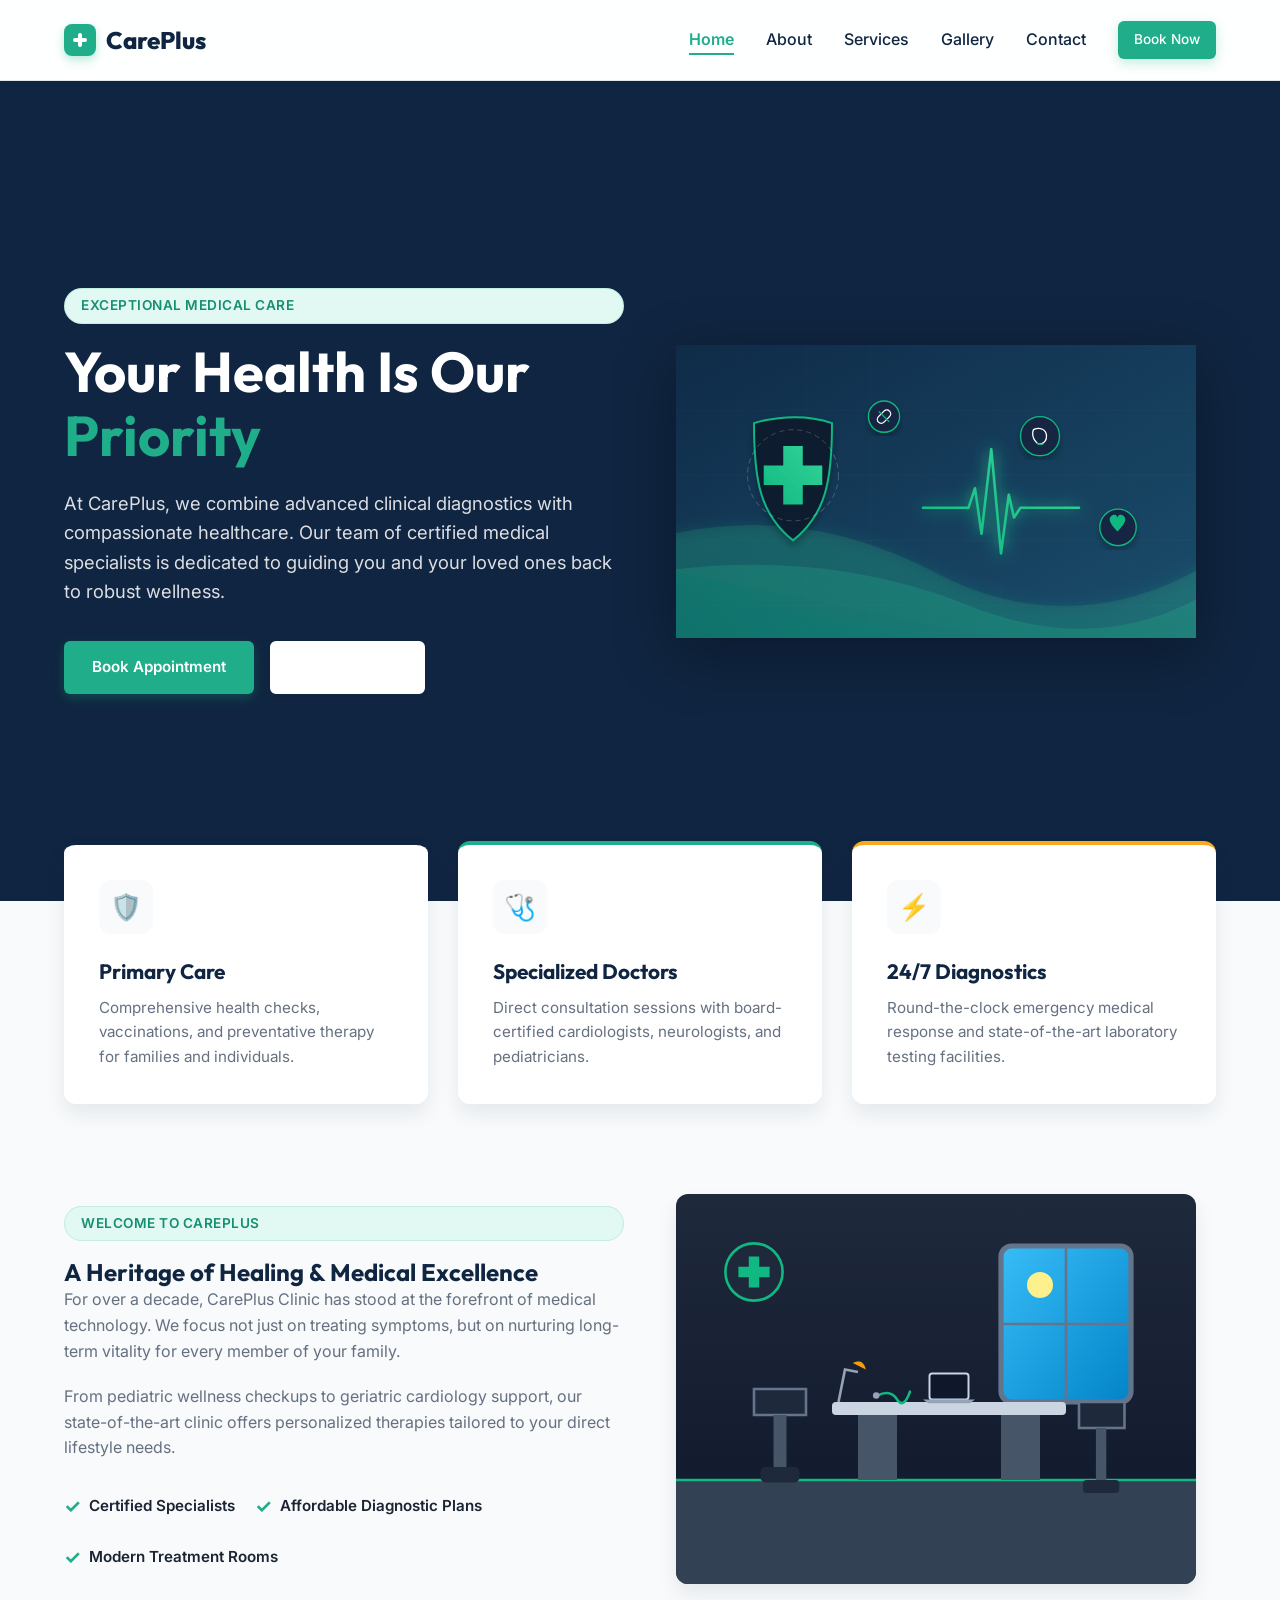
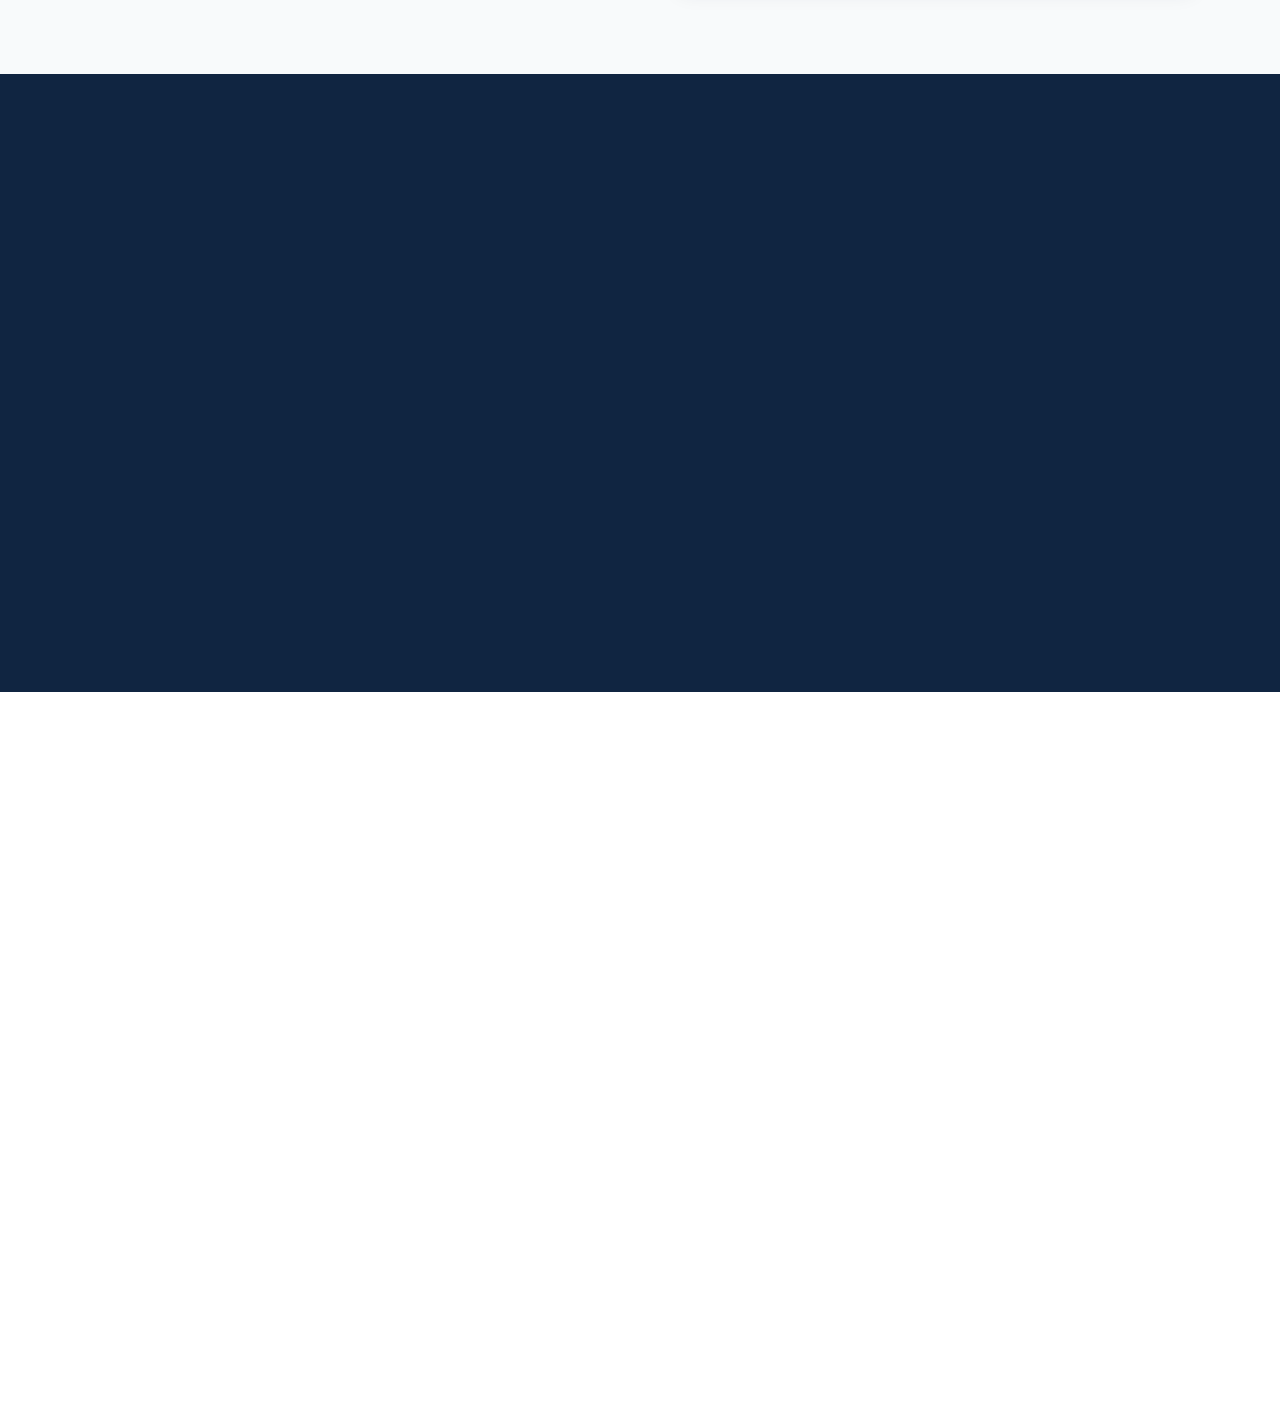
<file: index.html>
<!DOCTYPE html>
<html lang="en">
<head>
  <meta charset="UTF-8">
  <meta name="viewport" content="width=device-width, initial-scale=1.0">

  <!-- ===== PRIMARY SEO META TAGS ===== -->
  <title>CarePlus Clinic & Wellness Center | Expert Healthcare Near You</title>
  <meta name="description" content="CarePlus Clinic offers expert healthcare services — Cardiology, Pediatrics, Neurology & Emergency care. Book an appointment online today and receive compassionate, affordable medical treatment.">
  <meta name="keywords" content="healthcare clinic, book doctor appointment, cardiology, pediatrics, neurology, orthopedics, emergency care, family wellness, CarePlus clinic">
  <meta name="author" content="CarePlus Clinic & Wellness Center">
  <meta name="robots" content="index, follow">
  <meta name="theme-color" content="#0f2b48">
  <link rel="canonical" href="index.html">

  <!-- ===== OPEN GRAPH (Facebook / Social Sharing) ===== -->
  <meta property="og:type" content="website">
  <meta property="og:title" content="CarePlus Clinic & Wellness Center | Expert Healthcare">
  <meta property="og:description" content="Expert Cardiology, Pediatrics, Neurology & Emergency care. Book your specialist appointment online at CarePlus Clinic.">
  <meta property="og:image" content="assets/images/hero.svg">
  <meta property="og:url" content="index.html">
  <meta property="og:site_name" content="CarePlus Clinic & Wellness Center">
  <meta property="og:locale" content="en_US">

  <!-- ===== TWITTER CARD ===== -->
  <meta name="twitter:card" content="summary_large_image">
  <meta name="twitter:title" content="CarePlus Clinic & Wellness Center | Expert Healthcare">
  <meta name="twitter:description" content="Expert Cardiology, Pediatrics, Neurology & Emergency care. Book your specialist appointment online.">
  <meta name="twitter:image" content="assets/images/hero.svg">

  <!-- ===== SCHEMA.ORG STRUCTURED DATA (JSON-LD) ===== -->
  <script type="application/ld+json">
  {
    "@context": "https://schema.org",
    "@type": "MedicalClinic",
    "name": "CarePlus Clinic & Wellness Center",
    "description": "Expert healthcare services including Cardiology, Pediatrics, Neurology, Orthopedics and Emergency Care.",
    "url": "index.html",
    "logo": "assets/images/doctor-1.svg",
    "image": "assets/images/hero.svg",
    "telephone": "+15552345678",
    "email": "info@careplusclinic.com",
    "address": {
      "@type": "PostalAddress",
      "streetAddress": "456 Wellness Boulevard, Suite 100",
      "addressLocality": "Medical District",
      "addressRegion": "MD",
      "postalCode": "20814",
      "addressCountry": "US"
    },
    "openingHours": "Mo-Sa 08:00-20:00",
    "medicalSpecialty": ["Cardiology", "Pediatrics", "Neurology", "Orthopedics", "Emergency Medicine"],
    "sameAs": []
  }
  </script>

  <!-- ===== PERFORMANCE: PRECONNECT HINTS ===== -->
  <link rel="preconnect" href="https://fonts.googleapis.com">
  <link rel="preconnect" href="https://fonts.gstatic.com" crossorigin>

  <!-- ===== STYLESHEETS ===== -->
  <link rel="stylesheet" href="css/style.css">
  <link rel="icon" type="image/svg+xml" href="assets/images/doctor-1.svg">
</head>
<body>
  <!-- Accessibility Skip Link -->
  <a class="skip-link" href="#mainContent">Skip to main content</a>

  <!-- Navigation Header -->
  <header>
    <div class="container navbar">
      <a href="index.html" class="logo" id="headerLogo">
        <div class="logo-cross"></div>
        <span>CarePlus</span>
      </a>
      <nav>
        <ul class="nav-links" id="navigationMenu">
          <li><a href="index.html" class="active">Home</a></li>
          <li><a href="about.html">About</a></li>
          <li><a href="services.html">Services</a></li>
          <li><a href="gallery.html">Gallery</a></li>
          <li><a href="contact.html">Contact</a></li>
          <li><a href="contact.html" class="btn btn-primary" style="padding: 8px 16px; font-size: 0.85rem; color: #fff;">Book Now</a></li>
        </ul>
      </nav>
      <div class="hamburger" id="mobileMenuToggle">
        <span></span>
        <span></span>
        <span></span>
      </div>
    </div>
  </header>

  <!-- Main Content -->
  <main id="mainContent">
    
    <!-- Hero Banner Section -->
    <section class="hero" id="homeHero">
      <div class="container grid-2">
        <div class="hero-content">
          <span class="badge">Exceptional Medical Care</span>
          <h1>Your Health Is Our <span>Priority</span></h1>
          <p class="hero-text">At CarePlus, we combine advanced clinical diagnostics with compassionate healthcare. Our team of certified medical specialists is dedicated to guiding you and your loved ones back to robust wellness.</p>
          <div class="hero-buttons">
            <a href="contact.html" class="btn btn-primary" id="heroBookBtn">Book Appointment</a>
            <a href="services.html" class="btn btn-secondary btn-light" id="heroServicesBtn" style="border: 2px solid #fff; color: #fff;">Our Services</a>
          </div>
        </div>
        <div class="hero-img">
          <img src="assets/images/hero.svg" alt="Modern healthcare clinic facilities and stethoscope illustration representing CarePlus wellness" id="heroIllustration" loading="eager" width="520" height="420">
        </div>
      </div>
    </section>

    <!-- Overlapping Features Cards -->
    <section class="features-grid container" id="homeFeatures">
      <div class="grid-3">
        <!-- Feature 1 -->
        <div class="feature-card">
          <div class="feature-icon">🛡️</div>
          <h3>Primary Care</h3>
          <p>Comprehensive health checks, vaccinations, and preventative therapy for families and individuals.</p>
        </div>
        <!-- Feature 2 -->
        <div class="feature-card">
          <div class="feature-icon">🩺</div>
          <h3>Specialized Doctors</h3>
          <p>Direct consultation sessions with board-certified cardiologists, neurologists, and pediatricians.</p>
        </div>
        <!-- Feature 3 -->
        <div class="feature-card">
          <div class="feature-icon">⚡</div>
          <h3>24/7 Diagnostics</h3>
          <p>Round-the-clock emergency medical response and state-of-the-art laboratory testing facilities.</p>
        </div>
      </div>
    </section>

    <!-- Welcome Section (Highlights) -->
    <section class="section-padding" id="welcomeSection">
      <div class="container grid-2">
        <div style="display: flex; flex-direction: column; justify-content: center;">
          <span class="badge">Welcome to CarePlus</span>
          <h2>A Heritage of Healing & Medical Excellence</h2>
          <p style="color: var(--text-muted); margin-bottom: 20px;">For over a decade, CarePlus Clinic has stood at the forefront of medical technology. We focus not just on treating symptoms, but on nurturing long-term vitality for every member of your family.</p>
          <p style="color: var(--text-muted); margin-bottom: 30px;">From pediatric wellness checkups to geriatric cardiology support, our state-of-the-art clinic offers personalized therapies tailored to your direct lifestyle needs.</p>
          <div style="display: flex; gap: 20px; flex-wrap: wrap;">
            <div style="display: flex; align-items: center; gap: 8px;">
              <span style="color: var(--secondary-color); font-weight: bold; font-size: 1.2rem;">✓</span>
              <span style="font-weight: 600; font-size: 0.95rem;">Certified Specialists</span>
            </div>
            <div style="display: flex; align-items: center; gap: 8px;">
              <span style="color: var(--secondary-color); font-weight: bold; font-size: 1.2rem;">✓</span>
              <span style="font-weight: 600; font-size: 0.95rem;">Affordable Diagnostic Plans</span>
            </div>
            <div style="display: flex; align-items: center; gap: 8px;">
              <span style="color: var(--secondary-color); font-weight: bold; font-size: 1.2rem;">✓</span>
              <span style="font-weight: 600; font-size: 0.95rem;">Modern Treatment Rooms</span>
            </div>
          </div>
        </div>
        <div style="display: flex; align-items: center; justify-content: center;">
          <img src="assets/images/clinic-1.svg" alt="Modern doctor consultation room and patient lounge at CarePlus Clinic" style="border-radius: var(--border-radius-md); box-shadow: var(--shadow-md);" id="welcomeImage" loading="lazy" width="520" height="390">
        </div>
      </div>
    </section>

    <!-- Clinic Statistics -->
    <section class="stats" id="clinicStats">
      <div class="container stats-grid">
        <div class="stat-item">
          <h3>15k+</h3>
          <p>Patients Healed</p>
        </div>
        <div class="stat-item">
          <h3>25+</h3>
          <p>Expert Doctors</p>
        </div>
        <div class="stat-item">
          <h3>15+</h3>
          <p>Departments</p>
        </div>
        <div class="stat-item">
          <h3>99%</h3>
          <p>Satisfaction Rate</p>
        </div>
      </div>
    </section>

    <!-- Patient Reviews (JavaScript Testimonial Slider) -->
    <section class="section-padding testimonials" id="patientTestimonials">
      <div class="container">
        <div class="text-center">
          <span class="badge">Patient Testimonials</span>
          <h2>What Our Patients Say</h2>
          <p class="section-desc">Real stories of healing, recovery, and compassionate support from people who trusted CarePlus with their health.</p>
        </div>
        
        <div class="slider-container">
          <div class="slider-wrapper" id="testimonialsWrapper">
            <!-- Slide 1 -->
            <div class="testimonial-slide">
              <p class="testimonial-quote">"The pediatric care at CarePlus is outstanding. The doctors were extremely patient and explained every step of my daughter's treatment. The environment is highly comforting."</p>
              <div class="testimonial-author">
                <h4>Sarah Jenkins</h4>
                <p>Mother of Patient</p>
              </div>
            </div>
            <!-- Slide 2 -->
            <div class="testimonial-slide">
              <p class="testimonial-quote">"I had my cardiac diagnostic evaluation done here. The facility is equipped with top-tier technology. Scheduling was smooth, and the cardiologist spent time answering all my questions."</p>
              <div class="testimonial-author">
                <h4>Marcus Henderson</h4>
                <p>Cardiology Patient</p>
              </div>
            </div>
            <!-- Slide 3 -->
            <div class="testimonial-slide">
              <p class="testimonial-quote">"During an emergency health scare, CarePlus reacted immediately. Their triage team was exceptionally professional and fast-tracked my tests. Highly recommended clinic!"</p>
              <div class="testimonial-author">
                <h4>Elena Rostova</h4>
                <p>Emergency Care Patient</p>
              </div>
            </div>
          </div>
          <!-- Dots Container (managed dynamically by JS) -->
          <div class="slider-dots" id="sliderDotsContainer"></div>
        </div>
      </div>
    </section>

  </main>

  <!-- Footer -->
  <footer>
    <div class="container footer-grid">
      <div class="footer-brand">
        <a href="index.html" class="logo">
          <div class="logo-cross"></div>
          <span>CarePlus</span>
        </a>
        <p>Providing cutting-edge, compassionate healthcare solutions for all members of the community. Your wellness is our lifelong mission.</p>
        <div class="footer-socials">
          <a href="#" aria-label="Facebook">FB</a>
          <a href="#" aria-label="Twitter">TW</a>
          <a href="#" aria-label="LinkedIn">LN</a>
          <a href="#" aria-label="Instagram">IG</a>
        </div>
      </div>
      <div class="footer-col">
        <h4>Quick Links</h4>
        <ul class="footer-links">
          <li><a href="index.html">Home</a></li>
          <li><a href="about.html">About Us</a></li>
          <li><a href="services.html">Services & Specialities</a></li>
          <li><a href="gallery.html">Facilities Gallery</a></li>
          <li><a href="contact.html">Book Appointment</a></li>
        </ul>
      </div>
      <div class="footer-col">
        <h4>Departments</h4>
        <ul class="footer-links">
          <li><a href="services.html">Cardiology</a></li>
          <li><a href="services.html">Pediatrics</a></li>
          <li><a href="services.html">Neurology</a></li>
          <li><a href="services.html">Orthopedics</a></li>
          <li><a href="services.html">Emergency Room</a></li>
        </ul>
      </div>
      <div class="footer-col footer-newsletter">
        <h4>Newsletter</h4>
        <p>Subscribe to our newsletter to receive the latest healthy lifestyle tips and medical advisories.</p>
        <form class="newsletter-form" onsubmit="event.preventDefault(); alert('Thank you for subscribing!'); this.reset();">
          <input type="email" placeholder="Your email address" class="form-control" required aria-label="Email address for newsletter">
          <button type="submit" class="btn btn-primary" aria-label="Subscribe to newsletter">Join</button>
        </form>
      </div>
    </div>
    <div class="container footer-bottom">
      <p>&copy; 2026 CarePlus Clinic & Wellness Center. All rights reserved.</p>
      <div class="footer-bottom-links">
        <a href="#">Privacy Policy</a>
        <a href="#">Terms of Service</a>
      </div>
    </div>
  </footer>

  <!-- Scripts -->
  <script src="js/main.js"></script>
  <!--Start of Tawk.to Script-->
  <script type="text/javascript">
  var Tawk_API=Tawk_API||{}, Tawk_LoadStart=new Date();
  (function(){
  var s1=document.createElement("script"),s0=document.getElementsByTagName("script")[0];
  s1.async=true;
  s1.src='https://embed.tawk.to/6a475b60b271bd1d477ea5f2/1jsjbpt3o';
  s1.charset='UTF-8';
  s1.setAttribute('crossorigin','*');
  s0.parentNode.insertBefore(s1,s0);
  })();
  </script>
  <!--End of Tawk.to Script-->
</body>
</html>
</file>
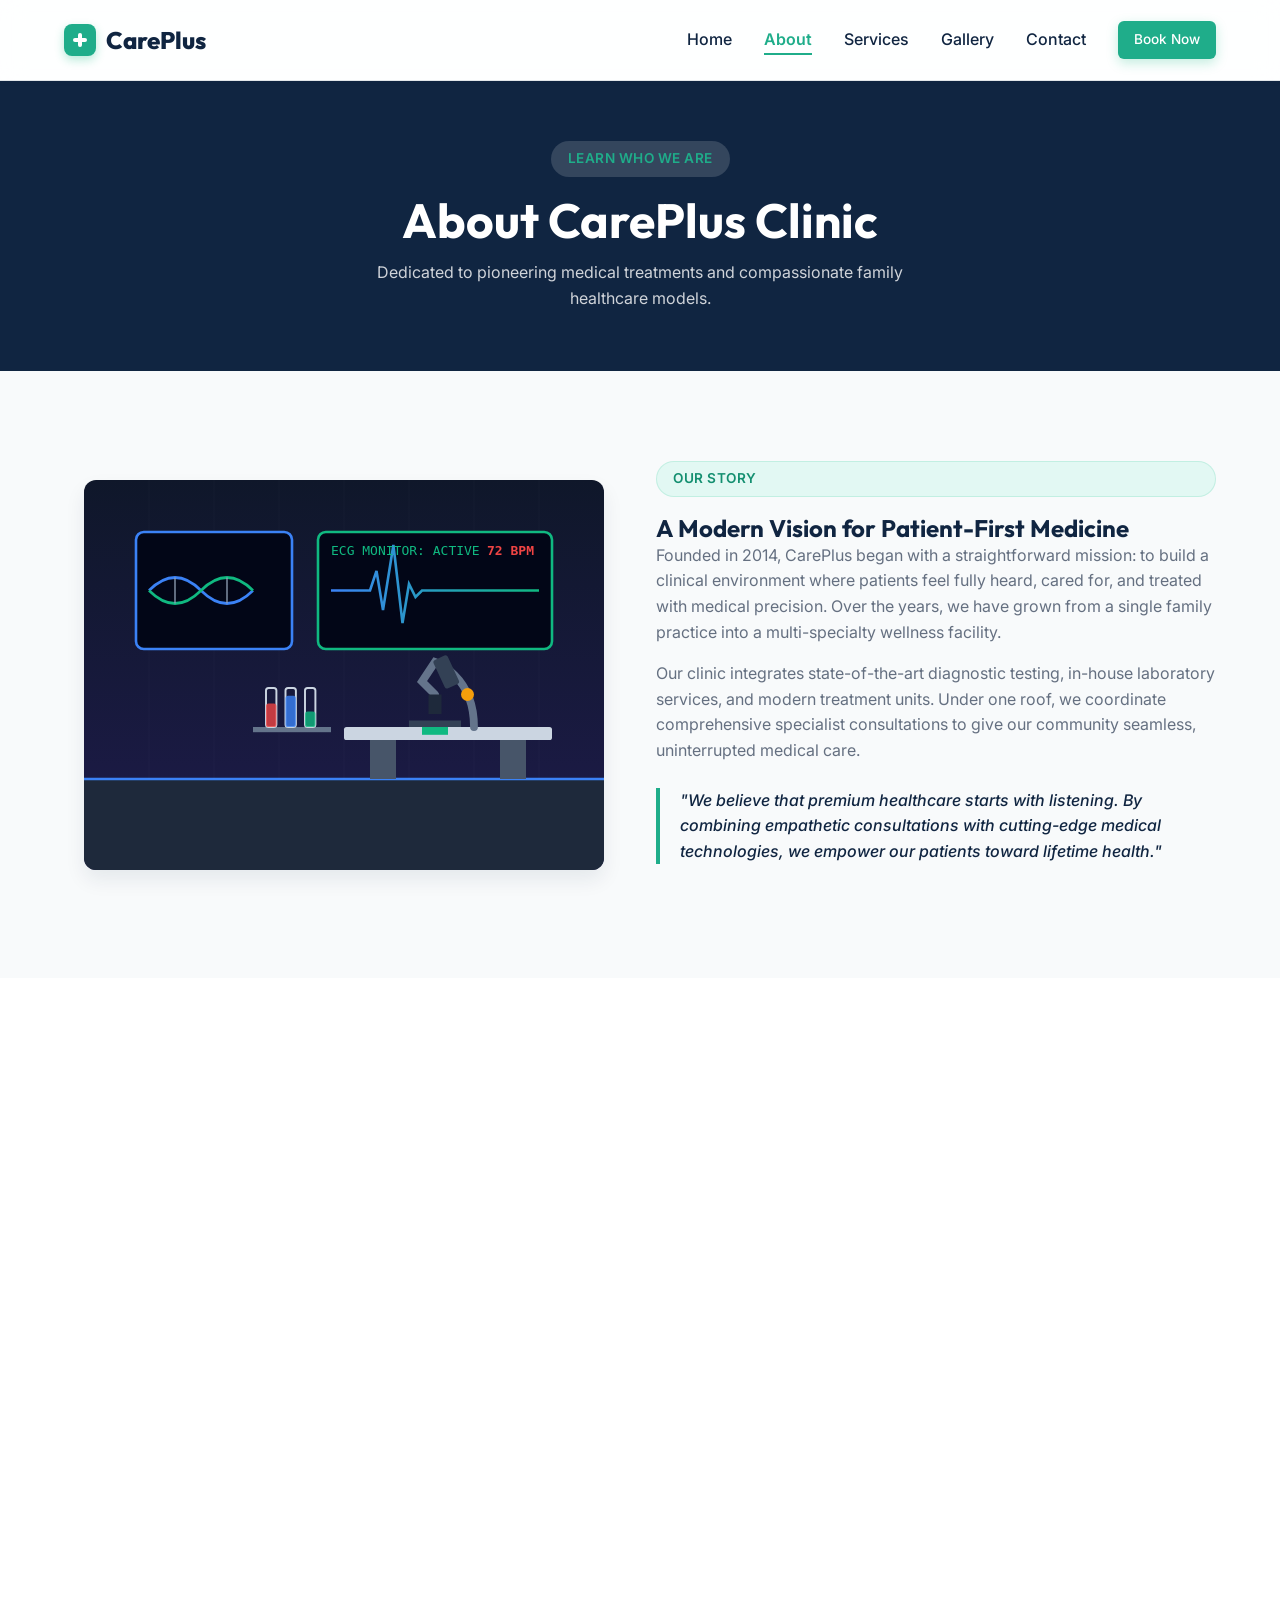
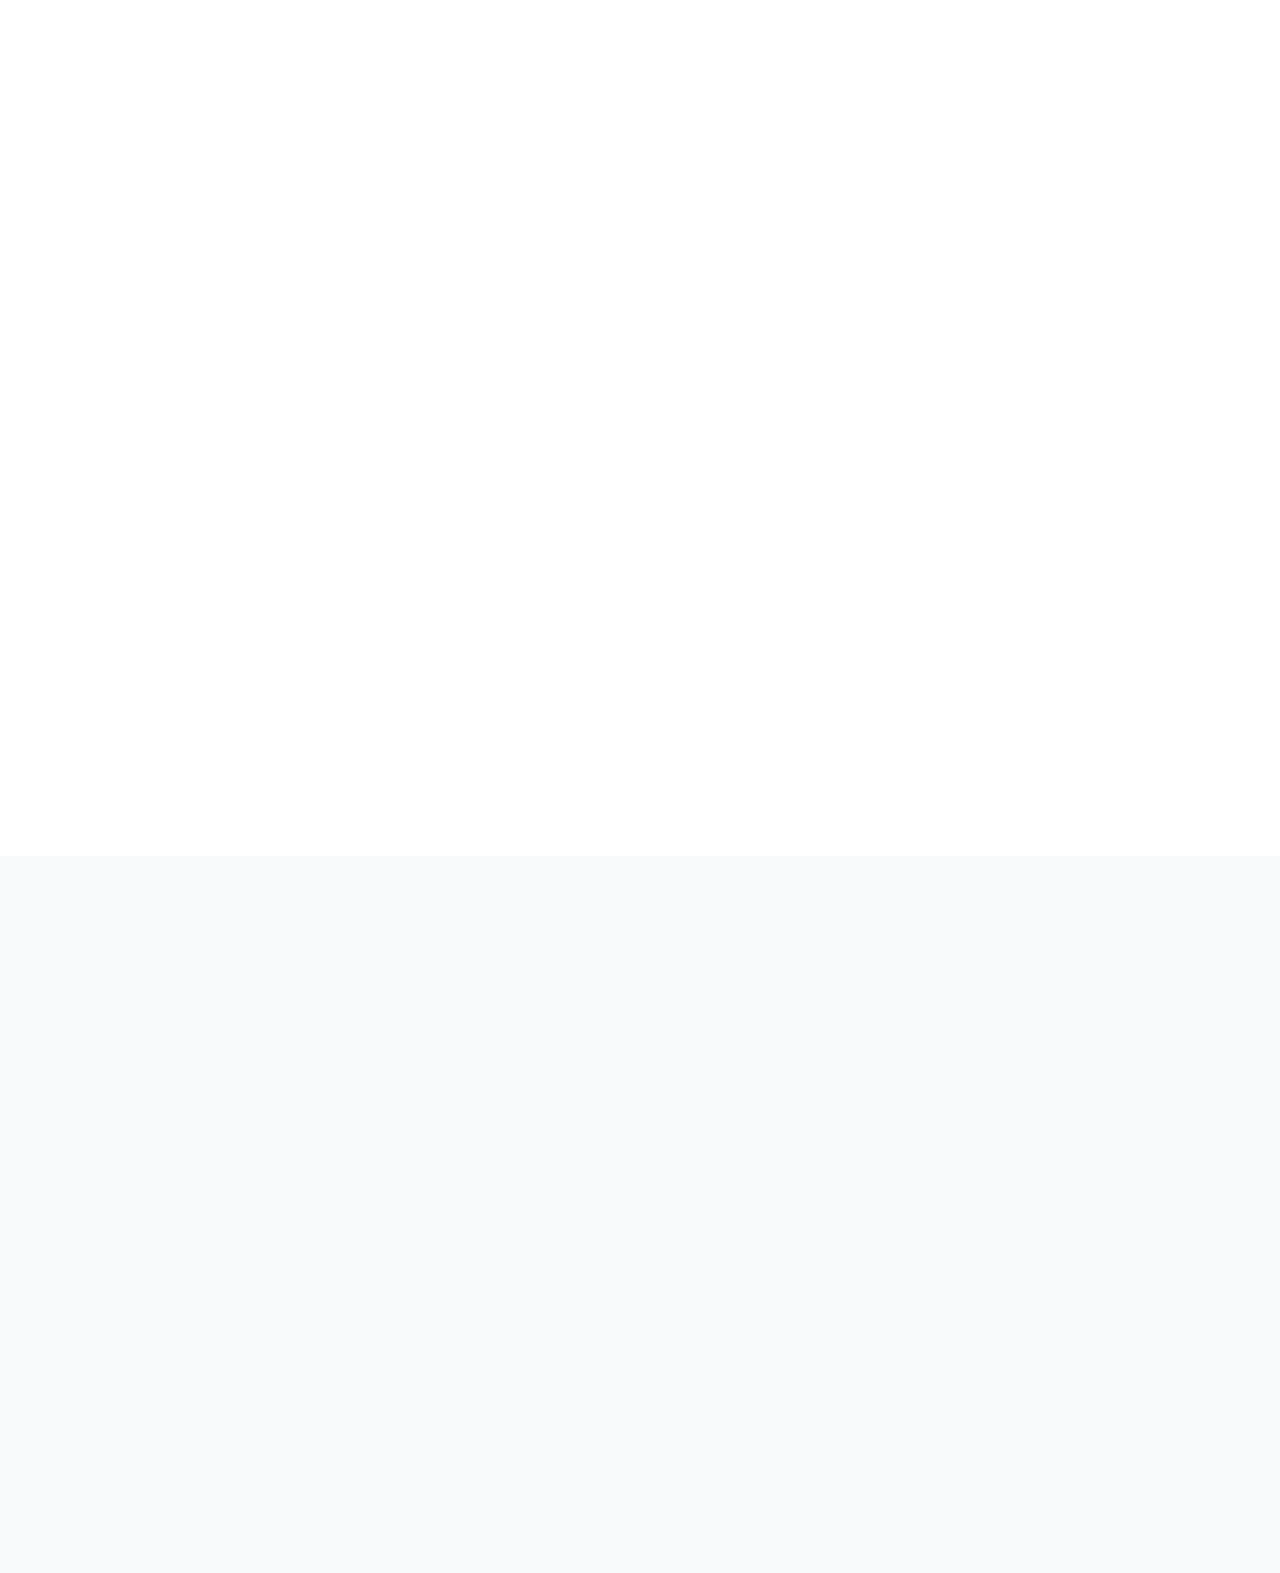
<file: about.html>
<!DOCTYPE html>
<html lang="en">
<head>
  <meta charset="UTF-8">
  <meta name="viewport" content="width=device-width, initial-scale=1.0">

  <!-- ===== PRIMARY SEO META TAGS ===== -->
  <title>About CarePlus Clinic | Our Doctors, Mission & Healthcare Values</title>
  <meta name="description" content="Learn about CarePlus Clinic & Wellness Center — our founding mission, expert medical team, core clinical values, and decade-long history of delivering compassionate patient-first healthcare.">
  <meta name="keywords" content="about CarePlus clinic, medical team, healthcare mission, clinical values, doctor profiles, patient-first care, wellness center history">
  <meta name="author" content="CarePlus Clinic & Wellness Center">
  <meta name="robots" content="index, follow">
  <meta name="theme-color" content="#0f2b48">
  <link rel="canonical" href="about.html">

  <!-- ===== OPEN GRAPH ===== -->
  <meta property="og:type" content="website">
  <meta property="og:title" content="About CarePlus Clinic | Our Doctors, Mission & Values">
  <meta property="og:description" content="Meet our expert medical team and learn about our decade-long heritage of compassionate, patient-first healthcare at CarePlus Clinic.">
  <meta property="og:image" content="assets/images/clinic-2.svg">
  <meta property="og:url" content="about.html">
  <meta property="og:site_name" content="CarePlus Clinic & Wellness Center">
  <meta property="og:locale" content="en_US">

  <!-- ===== TWITTER CARD ===== -->
  <meta name="twitter:card" content="summary_large_image">
  <meta name="twitter:title" content="About CarePlus Clinic | Our Doctors, Mission & Values">
  <meta name="twitter:description" content="Meet our expert medical team and learn about our decade-long heritage of compassionate healthcare.">
  <meta name="twitter:image" content="assets/images/clinic-2.svg">

  <!-- ===== SCHEMA.ORG STRUCTURED DATA (JSON-LD) ===== -->
  <script type="application/ld+json">
  {
    "@context": "https://schema.org",
    "@type": "AboutPage",
    "name": "About CarePlus Clinic & Wellness Center",
    "description": "Our founding mission, expert medical team, and core clinical values.",
    "url": "about.html",
    "isPartOf": {
      "@type": "MedicalClinic",
      "name": "CarePlus Clinic & Wellness Center",
      "telephone": "+15552345678",
      "address": {
        "@type": "PostalAddress",
        "streetAddress": "456 Wellness Boulevard, Suite 100",
        "addressLocality": "Medical District",
        "addressRegion": "MD",
        "postalCode": "20814",
        "addressCountry": "US"
      }
    }
  }
  </script>

  <!-- ===== PERFORMANCE: PRECONNECT HINTS ===== -->
  <link rel="preconnect" href="https://fonts.googleapis.com">
  <link rel="preconnect" href="https://fonts.gstatic.com" crossorigin>

  <!-- ===== STYLESHEETS ===== -->
  <link rel="stylesheet" href="css/style.css">
  <link rel="icon" type="image/svg+xml" href="assets/images/doctor-1.svg">
</head>
<body>
  <!-- Accessibility Skip Link -->
  <a class="skip-link" href="#mainContent">Skip to main content</a>

  <!-- Navigation Header -->
  <header>
    <div class="container navbar">
      <a href="index.html" class="logo" id="headerLogo">
        <div class="logo-cross"></div>
        <span>CarePlus</span>
      </a>
      <nav>
        <ul class="nav-links" id="navigationMenu">
          <li><a href="index.html">Home</a></li>
          <li><a href="about.html" class="active">About</a></li>
          <li><a href="services.html">Services</a></li>
          <li><a href="gallery.html">Gallery</a></li>
          <li><a href="contact.html">Contact</a></li>
          <li><a href="contact.html" class="btn btn-primary" style="padding: 8px 16px; font-size: 0.85rem; color: #fff;">Book Now</a></li>
        </ul>
      </nav>
      <div class="hamburger" id="mobileMenuToggle">
        <span></span>
        <span></span>
        <span></span>
      </div>
    </div>
  </header>

  <!-- Main Content -->
  <main id="mainContent">

    <!-- Page Banner -->
    <section class="hero" style="min-height: 250px; padding: 60px 0; text-align: center;" id="aboutHero">
      <div class="container">
        <span class="badge" style="background-color: rgba(255,255,255,0.15); color: var(--secondary-color); border-color: transparent;">Learn Who We Are</span>
        <h1 style="font-size: 3rem; color: #fff; margin-bottom: 12px;">About CarePlus Clinic</h1>
        <p style="color: rgba(255,255,255,0.8); max-width: 600px; margin: 0 auto;">Dedicated to pioneering medical treatments and compassionate family healthcare models.</p>
      </div>
    </section>

    <!-- Detailed Backstory & Mission -->
    <section class="section-padding" id="ourStory">
      <div class="container grid-2">
        <div style="display: flex; align-items: center; justify-content: center;">
          <img src="assets/images/clinic-2.svg" alt="Diagnostics lab and advanced analysis center at CarePlus Clinic" style="border-radius: var(--border-radius-md); box-shadow: var(--shadow-md);" id="storyImage" loading="lazy" width="520" height="390">
        </div>
        <div style="display: flex; flex-direction: column; justify-content: center;">
          <span class="badge">Our Story</span>
          <h2>A Modern Vision for Patient-First Medicine</h2>
          <p style="color: var(--text-muted); margin-bottom: 16px;">Founded in 2014, CarePlus began with a straightforward mission: to build a clinical environment where patients feel fully heard, cared for, and treated with medical precision. Over the years, we have grown from a single family practice into a multi-specialty wellness facility.</p>
          <p style="color: var(--text-muted); margin-bottom: 24px;">Our clinic integrates state-of-the-art diagnostic testing, in-house laboratory services, and modern treatment units. Under one roof, we coordinate comprehensive specialist consultations to give our community seamless, uninterrupted medical care.</p>
          <div style="border-left: 4px solid var(--secondary-color); padding-left: 20px; font-style: italic; margin-bottom: 24px; color: var(--primary-color); font-weight: 500;">
            "We believe that premium healthcare starts with listening. By combining empathetic consultations with cutting-edge medical technologies, we empower our patients toward lifetime health."
          </div>
        </div>
      </div>
    </section>

    <!-- Clinic Core Values -->
    <section class="section-padding" style="background-color: var(--bg-white);" id="clinicValues">
      <div class="container">
        <div class="text-center">
          <span class="badge">Core Values</span>
          <h2>What Guides Our Practice</h2>
          <p class="section-desc">At CarePlus, our clinical principles dictate how we interact with, diagnose, and comfort every patient walking through our doors.</p>
        </div>
        <div class="values-grid">
          <!-- Value 1 -->
          <div class="value-card">
            <span class="value-icon">❤️</span>
            <h3>Compassion</h3>
            <p>Every diagnosis is met with deep empathy, providing a warm, supportive clinic environment for quick recovery.</p>
          </div>
          <!-- Value 2 -->
          <div class="value-card">
            <span class="value-icon">🏆</span>
            <h3>Clinical Excellence</h3>
            <p>We deploy board-certified specialists, follow strict evidence-based medicine, and keep our lab tech state-of-the-art.</p>
          </div>
          <!-- Value 3 -->
          <div class="value-card">
            <span class="value-icon">🤝</span>
            <h3>Patient Integrity</h3>
            <p>Absolute transparency in clinical diagnostic records, patient records confidentiality, and honest counseling.</p>
          </div>
        </div>
      </div>
    </section>

    <!-- Medical Specialists Section (Team) -->
    <section class="section-padding" id="ourSpecialists">
      <div class="container">
        <div class="text-center">
          <span class="badge">Expert Medical Team</span>
          <h2>Meet Our Doctors</h2>
          <p class="section-desc">Our board-certified medical professionals bring years of intensive clinical experience from top healthcare institutes.</p>
        </div>
        
        <div class="grid-3" style="max-width: 900px; margin: 0 auto;">
          <!-- Doctor 1 -->
          <div class="doctor-card">
            <div class="doctor-img-wrapper">
              <img src="assets/images/doctor-2.svg" alt="Portrait illustration of Dr. Olivia Bennett, Lead Cardiologist at CarePlus" id="doctor1Avatar" loading="lazy" width="200" height="200">
            </div>
            <div class="doctor-info">
              <h3>Dr. Olivia Bennett</h3>
              <p class="doctor-spec">Lead Cardiologist</p>
              <p class="doctor-meta">MD - Cardiology Specialist<br>12+ Years Experience</p>
            </div>
          </div>
          <!-- Doctor 2 -->
          <div class="doctor-card">
            <div class="doctor-img-wrapper">
              <img src="assets/images/doctor-1.svg" alt="Portrait illustration of Dr. Ethan Sterling, Chief Pediatrics Consultant at CarePlus" id="doctor2Avatar" loading="lazy" width="200" height="200">
            </div>
            <div class="doctor-info">
              <h3>Dr. Ethan Sterling</h3>
              <p class="doctor-spec">Senior Pediatrician</p>
              <p class="doctor-meta">MD - Pediatric Specialist<br>10+ Years Experience</p>
            </div>
          </div>
        </div>
      </div>
    </section>

    <!-- About Page Stats Section (HSL Primary Variant) -->
    <section class="section-padding about-stats" id="aboutStats">
      <div class="container stats-grid">
        <div class="stat-item">
          <h3>24/7</h3>
          <p>Emergency Line</p>
        </div>
        <div class="stat-item">
          <h3>99.9%</h3>
          <p>Lab Accuracy</p>
        </div>
        <div class="stat-item">
          <h3>5 Star</h3>
          <p>Patient Reviews</p>
        </div>
        <div class="stat-item">
          <h3>100%</h3>
          <p>Privacy Secure</p>
        </div>
      </div>
    </section>

  </main>

  <!-- Footer -->
  <footer>
    <div class="container footer-grid">
      <div class="footer-brand">
        <a href="index.html" class="logo">
          <div class="logo-cross"></div>
          <span>CarePlus</span>
        </a>
        <p>Providing cutting-edge, compassionate healthcare solutions for all members of the community. Your wellness is our lifelong mission.</p>
        <div class="footer-socials">
          <a href="#" aria-label="Facebook">FB</a>
          <a href="#" aria-label="Twitter">TW</a>
          <a href="#" aria-label="LinkedIn">LN</a>
          <a href="#" aria-label="Instagram">IG</a>
        </div>
      </div>
      <div class="footer-col">
        <h4>Quick Links</h4>
        <ul class="footer-links">
          <li><a href="index.html">Home</a></li>
          <li><a href="about.html">About Us</a></li>
          <li><a href="services.html">Services & Specialities</a></li>
          <li><a href="gallery.html">Facilities Gallery</a></li>
          <li><a href="contact.html">Book Appointment</a></li>
        </ul>
      </div>
      <div class="footer-col">
        <h4>Departments</h4>
        <ul class="footer-links">
          <li><a href="services.html">Cardiology</a></li>
          <li><a href="services.html">Pediatrics</a></li>
          <li><a href="services.html">Neurology</a></li>
          <li><a href="services.html">Orthopedics</a></li>
          <li><a href="services.html">Emergency Room</a></li>
        </ul>
      </div>
      <div class="footer-col footer-newsletter">
        <h4>Newsletter</h4>
        <p>Subscribe to our newsletter to receive the latest healthy lifestyle tips and medical advisories.</p>
        <form class="newsletter-form" onsubmit="event.preventDefault(); alert('Thank you for subscribing!'); this.reset();">
          <input type="email" placeholder="Your email address" class="form-control" required aria-label="Email address for newsletter">
          <button type="submit" class="btn btn-primary" aria-label="Subscribe to newsletter">Join</button>
        </form>
      </div>
    </div>
    <div class="container footer-bottom">
      <p>&copy; 2026 CarePlus Clinic & Wellness Center. All rights reserved.</p>
      <div class="footer-bottom-links">
        <a href="#">Privacy Policy</a>
        <a href="#">Terms of Service</a>
      </div>
    </div>
  </footer>

  <!-- Scripts -->
  <script src="js/main.js"></script>
  <!--Start of Tawk.to Script-->
  <script type="text/javascript">
  var Tawk_API=Tawk_API||{}, Tawk_LoadStart=new Date();
  (function(){
  var s1=document.createElement("script"),s0=document.getElementsByTagName("script")[0];
  s1.async=true;
  s1.src='https://embed.tawk.to/6a475b60b271bd1d477ea5f2/1jsjbpt3o';
  s1.charset='UTF-8';
  s1.setAttribute('crossorigin','*');
  s0.parentNode.insertBefore(s1,s0);
  })();
  </script>
  <!--End of Tawk.to Script-->
</body>
</html>
</file>
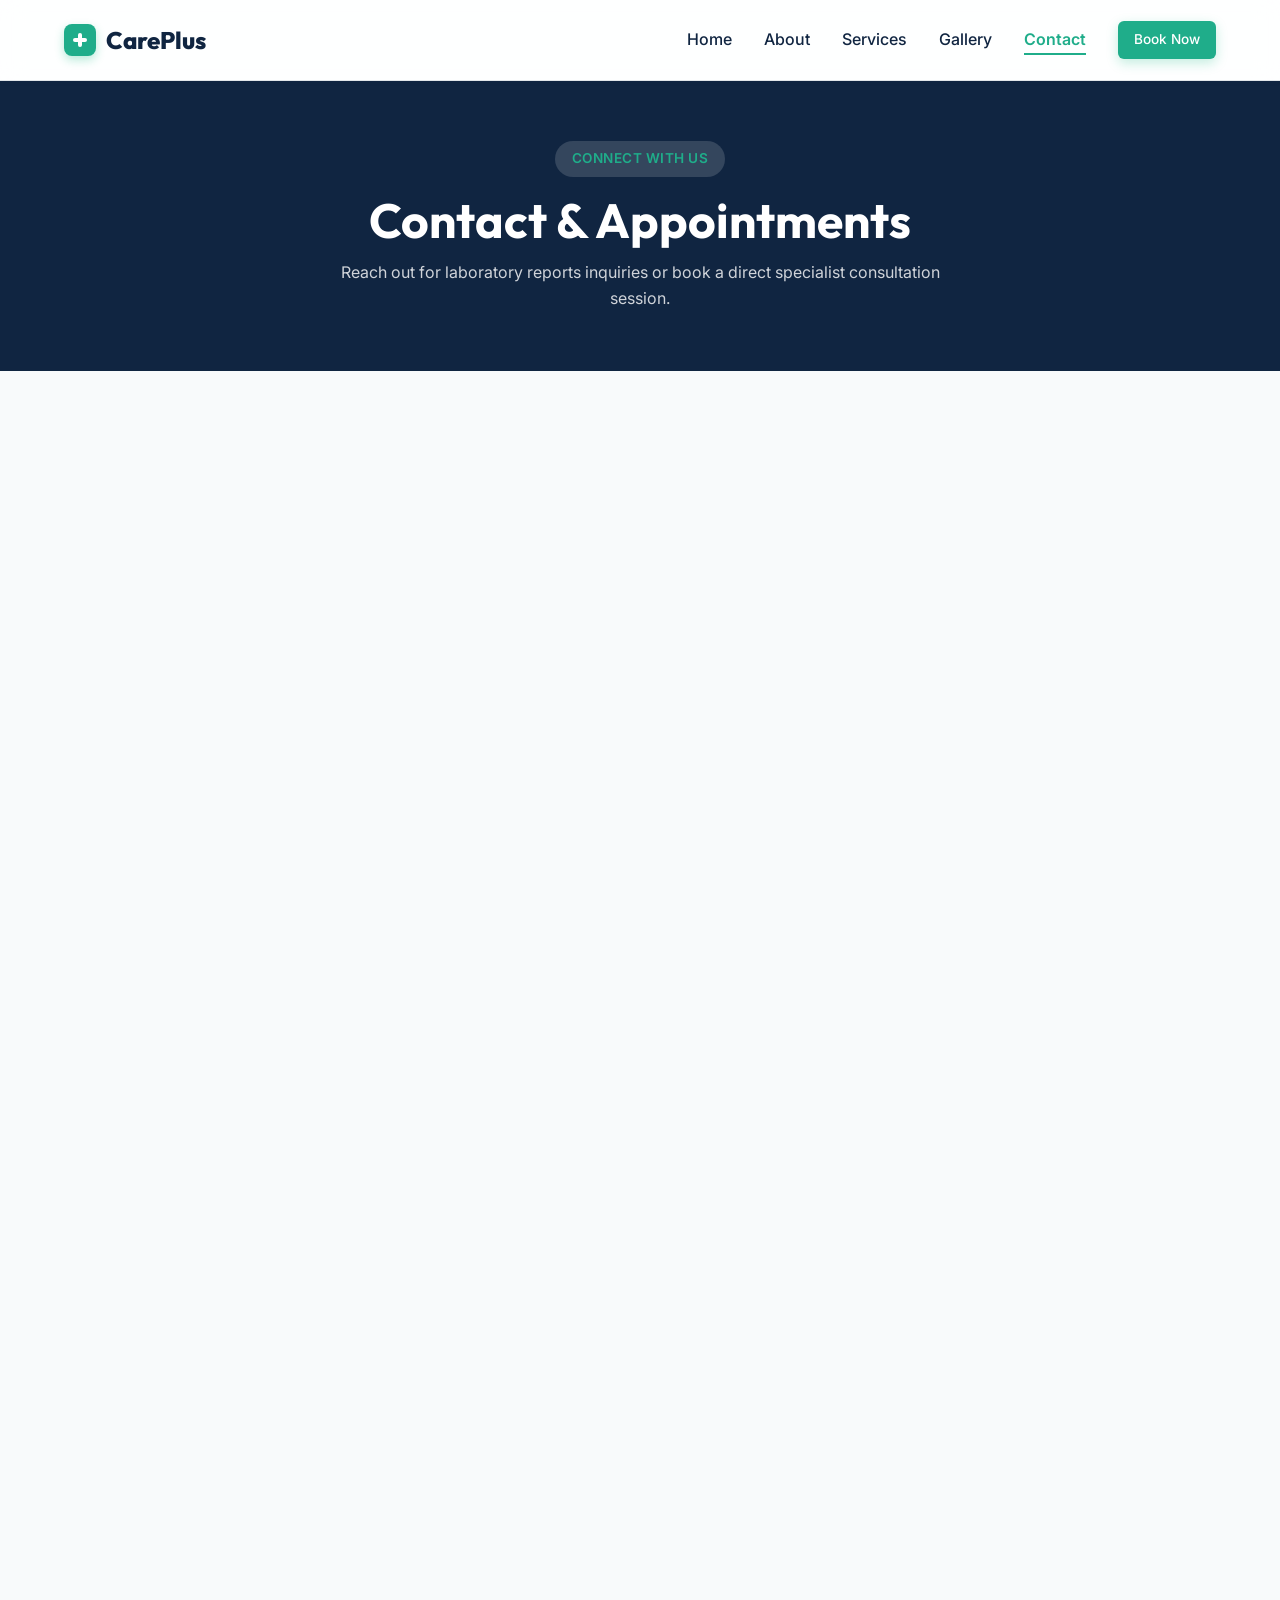
<file: contact.html>
<!DOCTYPE html>
<html lang="en">
<head>
  <meta charset="UTF-8">
  <meta name="viewport" content="width=device-width, initial-scale=1.0">

  <!-- ===== PRIMARY SEO META TAGS ===== -->
  <title>Book Appointment at CarePlus Clinic | Contact Us & 24/7 Emergency Hotline</title>
  <meta name="description" content="Book a specialist appointment at CarePlus Clinic online. Contact our front desk, find our location at 456 Wellness Boulevard, or call our 24/7 emergency hotline: +1 (555) 999-9111.">
  <meta name="keywords" content="book doctor appointment, contact CarePlus clinic, clinic address, emergency hotline, specialist booking form, clinic location, appointment form">
  <meta name="author" content="CarePlus Clinic & Wellness Center">
  <meta name="robots" content="index, follow">
  <meta name="theme-color" content="#0f2b48">
  <link rel="canonical" href="contact.html">

  <!-- ===== OPEN GRAPH ===== -->
  <meta property="og:type" content="website">
  <meta property="og:title" content="Book Appointment | CarePlus Clinic & Wellness Center">
  <meta property="og:description" content="Schedule your specialist consultation online. Contact us or call our 24/7 emergency hotline at CarePlus Clinic.">
  <meta property="og:image" content="assets/images/hero.svg">
  <meta property="og:url" content="contact.html">
  <meta property="og:site_name" content="CarePlus Clinic & Wellness Center">
  <meta property="og:locale" content="en_US">

  <!-- ===== TWITTER CARD ===== -->
  <meta name="twitter:card" content="summary_large_image">
  <meta name="twitter:title" content="Book Appointment | CarePlus Clinic & Wellness Center">
  <meta name="twitter:description" content="Schedule your specialist consultation online. 24/7 emergency hotline available at CarePlus Clinic.">
  <meta name="twitter:image" content="assets/images/hero.svg">

  <!-- ===== SCHEMA.ORG STRUCTURED DATA (LocalBusiness + ContactPage) ===== -->
  <script type="application/ld+json">
  {
    "@context": "https://schema.org",
    "@type": "ContactPage",
    "name": "Book Appointment at CarePlus Clinic",
    "description": "Online appointment booking and contact page for CarePlus Clinic & Wellness Center.",
    "url": "contact.html",
    "isPartOf": {
      "@type": "MedicalClinic",
      "name": "CarePlus Clinic & Wellness Center",
      "telephone": "+15552345678",
      "email": "appointments@careplusclinic.com",
      "openingHours": "Mo-Sa 08:00-20:00",
      "address": {
        "@type": "PostalAddress",
        "streetAddress": "456 Wellness Boulevard, Suite 100",
        "addressLocality": "Medical District",
        "addressRegion": "MD",
        "postalCode": "20814",
        "addressCountry": "US"
      },
      "geo": {
        "@type": "GeoCoordinates",
        "latitude": "39.003059",
        "longitude": "-77.094593"
      }
    }
  }
  </script>

  <!-- ===== PERFORMANCE: PRECONNECT HINTS ===== -->
  <link rel="preconnect" href="https://fonts.googleapis.com">
  <link rel="preconnect" href="https://fonts.gstatic.com" crossorigin>

  <!-- ===== STYLESHEETS ===== -->
  <link rel="stylesheet" href="css/style.css">
  <link rel="icon" type="image/svg+xml" href="assets/images/doctor-1.svg">
</head>
<body>
  <!-- Accessibility Skip Link -->
  <a class="skip-link" href="#mainContent">Skip to main content</a>

  <!-- Navigation Header -->
  <header>
    <div class="container navbar">
      <a href="index.html" class="logo" id="headerLogo">
        <div class="logo-cross"></div>
        <span>CarePlus</span>
      </a>
      <nav>
        <ul class="nav-links" id="navigationMenu">
          <li><a href="index.html">Home</a></li>
          <li><a href="about.html">About</a></li>
          <li><a href="services.html">Services</a></li>
          <li><a href="gallery.html">Gallery</a></li>
          <li><a href="contact.html" class="active">Contact</a></li>
          <li><a href="contact.html" class="btn btn-primary" style="padding: 8px 16px; font-size: 0.85rem; color: #fff;">Book Now</a></li>
        </ul>
      </nav>
      <div class="hamburger" id="mobileMenuToggle">
        <span></span>
        <span></span>
        <span></span>
      </div>
    </div>
  </header>

  <!-- Main Content -->
  <main id="mainContent">

    <!-- Page Banner -->
    <section class="hero" style="min-height: 250px; padding: 60px 0; text-align: center;" id="contactHero">
      <div class="container">
        <span class="badge" style="background-color: rgba(255,255,255,0.15); color: var(--secondary-color); border-color: transparent;">Connect With Us</span>
        <h1 style="font-size: 3rem; color: #fff; margin-bottom: 12px;">Contact & Appointments</h1>
        <p style="color: rgba(255,255,255,0.8); max-width: 600px; margin: 0 auto;">Reach out for laboratory reports inquiries or book a direct specialist consultation session.</p>
      </div>
    </section>

    <!-- Contact details & Booking form section -->
    <section class="section-padding" id="contactSection">
      <div class="container contact-section-grid">
        
        <!-- Left Side: Contact Info Panel -->
        <div class="contact-info-panel" id="contactInfo">
          <div>
            <h2>Get In Touch</h2>
            <p class="panel-sub">We are committed to delivering swift responses to your health inquiries. Reach out to our front desk staff.</p>
            
            <div class="contact-details">
              <!-- Detail Item 1 -->
              <div class="contact-item">
                <span class="contact-icon">📍</span>
                <div>
                  <h4>Clinic Location</h4>
                  <p>456 Wellness Boulevard, Suite 100,<br>Medical District, MD 20814</p>
                </div>
              </div>
              <!-- Detail Item 2 -->
              <div class="contact-item">
                <span class="contact-icon">📞</span>
                <div>
                  <h4>Front Desk Inquiries</h4>
                  <p>+1 (555) 234-5678<br>Mon - Sat: 8:00 AM - 8:00 PM</p>
                </div>
              </div>
              <!-- Detail Item 3 -->
              <div class="contact-item">
                <span class="contact-icon">✉️</span>
                <div>
                  <h4>Email Support</h4>
                  <p>appointments@careplusclinic.com<br>info@careplusclinic.com</p>
                </div>
              </div>
            </div>
          </div>

          <!-- Emergency Hotline Highlight -->
          <div class="emergency-call" id="emergencyCallInfo">
            <span class="emergency-call-icon">🚨</span>
            <div class="emergency-call-text">
              <h4>Emergency 24/7 Hotline</h4>
              <p>+1 (555) 999-9111</p>
            </div>
          </div>
        </div>

        <!-- Right Side: Booking Form -->
        <div class="appointment-form-panel" id="bookingFormWrapper">
          <h2 style="font-size: 1.8rem; margin-bottom: 24px;">Book an Appointment</h2>
          <form id="appointmentForm" novalidate>
            
            <!-- Row: Name and Email -->
            <div class="form-group-row">
              <div class="form-group">
                <label for="fullName">Full Name</label>
                <input type="text" id="fullName" class="form-control" placeholder="John Doe" required>
              </div>
              <div class="form-group">
                <label for="email">Email Address</label>
                <input type="email" id="email" class="form-control" placeholder="johndoe@example.com" required>
              </div>
            </div>

            <!-- Row: Phone and Specialty -->
            <div class="form-group-row">
              <div class="form-group">
                <label for="phone">Phone Number</label>
                <input type="tel" id="phone" class="form-control" placeholder="(555) 123-4567" required>
              </div>
              <div class="form-group">
                <label for="doctorSelect">Specialty Department</label>
                <select id="doctorSelect" class="form-control" required>
                  <option value="" disabled selected>Select a Department</option>
                  <option value="cardiology">Cardiology Department</option>
                  <option value="pediatrics">Pediatric Clinic</option>
                  <option value="neurology">Neurology Unit</option>
                  <option value="orthopedics">Orthopedic Center</option>
                  <option value="diagnostics">General diagnostics / Lab</option>
                </select>
              </div>
            </div>

            <!-- Row: Date -->
            <div class="form-group">
              <label for="appointmentDate">Appointment Date</label>
              <input type="date" id="appointmentDate" class="form-control" required>
            </div>

            <!-- Row: Symptoms/Notes -->
            <div class="form-group">
              <label for="symptoms">Brief Symptoms or Inquiry Notes</label>
              <textarea id="symptoms" class="form-control" placeholder="Please tell us brief details of your request or medical symptoms..."></textarea>
            </div>

            <!-- Submit Button -->
            <button type="submit" class="btn btn-primary" style="width: 100%; height: 50px; font-size: 1.05rem;" id="submitBookingForm">Schedule Appointment</button>
          </form>
        </div>

      </div>

      <!-- Google Maps Simulated / Frame Section (Suggested local setup feature) -->
      <div class="container map-section" id="googleMapFrame">
        <!-- Embedded OpenStreetMap / Google Maps mock frame -->
        <iframe src="https://www.google.com/maps/embed?pb=!1m18!1m12!1m3!1d3096.5367623912165!2d-77.09459348464387!3d39.00305887955523!2m3!1f0!2f0!3f0!3m2!1i1024!2i768!4f13.1!3m3!1m2!1s0x89b7cbf7e3e0ff4d%3A0xc48c08efbcde1384!2sNational%20Institutes%20of%20Health%20(NIH)!5e0!3m2!1sen!2sus!4v1655110000000!5m2!1sen!2sus" 
                allowfullscreen="" loading="lazy" referrerpolicy="no-referrer-when-downgrade" title="CarePlus Clinic Location Map"></iframe>
      </div>
    </section>

  </main>

  <!-- Custom Confirmation Success Modal -->
  <div class="modal" id="successModal">
    <div class="modal-content">
      <div class="modal-icon">✓</div>
      <h3>Booking Request Sent!</h3>
      <p>Thank you for choosing CarePlus. Our medical coordinator will contact you shortly to confirm your booking.</p>
      
      <div style="background-color: var(--bg-light); border-radius: var(--border-radius-sm); padding: 16px; text-align: left; margin-bottom: 24px; font-size: 0.9rem; border: 1px solid var(--border-color);">
        <p style="margin-bottom: 8px;"><strong style="color: var(--primary-color);">Patient Name:</strong> <span id="modalSummaryName">John Doe</span></p>
        <p style="margin-bottom: 8px;"><strong style="color: var(--primary-color);">Department:</strong> <span id="modalSummaryDept">Cardiology</span></p>
        <p style="margin-bottom: 0;"><strong style="color: var(--primary-color);">Date Request:</strong> <span id="modalSummaryDate">2026-07-04</span></p>
      </div>

      <button class="btn btn-primary" style="width: 100%;" id="closeModalBtn">Close Window</button>
    </div>
  </div>

  <!-- Footer -->
  <footer>
    <div class="container footer-grid">
      <div class="footer-brand">
        <a href="index.html" class="logo">
          <div class="logo-cross"></div>
          <span>CarePlus</span>
        </a>
        <p>Providing cutting-edge, compassionate healthcare solutions for all members of the community. Your wellness is our lifelong mission.</p>
        <div class="footer-socials">
          <a href="#" aria-label="Facebook">FB</a>
          <a href="#" aria-label="Twitter">TW</a>
          <a href="#" aria-label="LinkedIn">LN</a>
          <a href="#" aria-label="Instagram">IG</a>
        </div>
      </div>
      <div class="footer-col">
        <h4>Quick Links</h4>
        <ul class="footer-links">
          <li><a href="index.html">Home</a></li>
          <li><a href="about.html">About Us</a></li>
          <li><a href="services.html">Services & Specialities</a></li>
          <li><a href="gallery.html">Facilities Gallery</a></li>
          <li><a href="contact.html">Book Appointment</a></li>
        </ul>
      </div>
      <div class="footer-col">
        <h4>Departments</h4>
        <ul class="footer-links">
          <li><a href="services.html">Cardiology</a></li>
          <li><a href="services.html">Pediatrics</a></li>
          <li><a href="services.html">Neurology</a></li>
          <li><a href="services.html">Orthopedics</a></li>
          <li><a href="services.html">Emergency Room</a></li>
        </ul>
      </div>
      <div class="footer-col footer-newsletter">
        <h4>Newsletter</h4>
        <p>Subscribe to our newsletter to receive the latest healthy lifestyle tips and medical advisories.</p>
        <form class="newsletter-form" onsubmit="event.preventDefault(); alert('Thank you for subscribing!'); this.reset();">
          <input type="email" placeholder="Your email address" class="form-control" required aria-label="Email address for newsletter">
          <button type="submit" class="btn btn-primary" aria-label="Subscribe to newsletter">Join</button>
        </form>
      </div>
    </div>
    <div class="container footer-bottom">
      <p>&copy; 2026 CarePlus Clinic & Wellness Center. All rights reserved.</p>
      <div class="footer-bottom-links">
        <a href="#">Privacy Policy</a>
        <a href="#">Terms of Service</a>
      </div>
    </div>
  </footer>

  <!-- Scripts -->
  <script src="js/main.js"></script>
  <!--Start of Tawk.to Script-->
  <script type="text/javascript">
  var Tawk_API=Tawk_API||{}, Tawk_LoadStart=new Date();
  (function(){
  var s1=document.createElement("script"),s0=document.getElementsByTagName("script")[0];
  s1.async=true;
  s1.src='https://embed.tawk.to/6a475b60b271bd1d477ea5f2/1jsjbpt3o';
  s1.charset='UTF-8';
  s1.setAttribute('crossorigin','*');
  s0.parentNode.insertBefore(s1,s0);
  })();
  </script>
  <!--End of Tawk.to Script-->
</body>
</html>
</file>
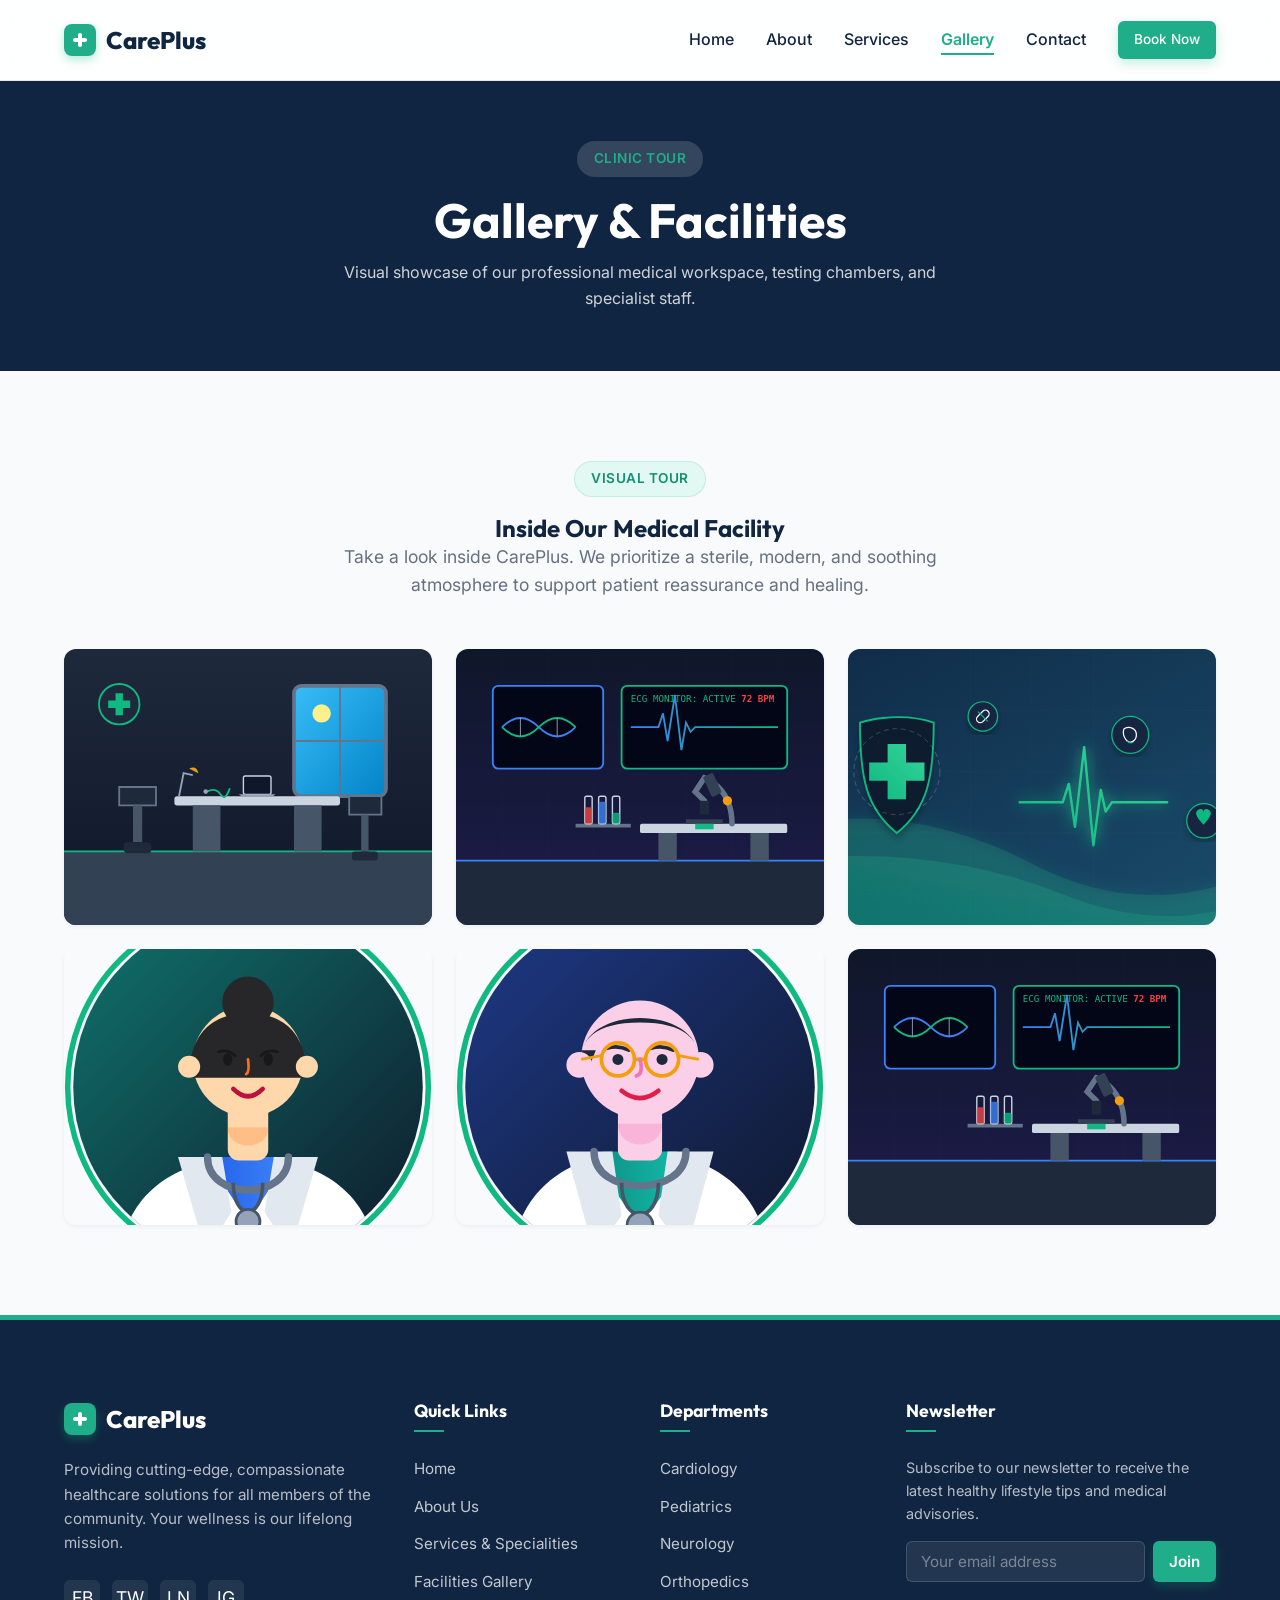
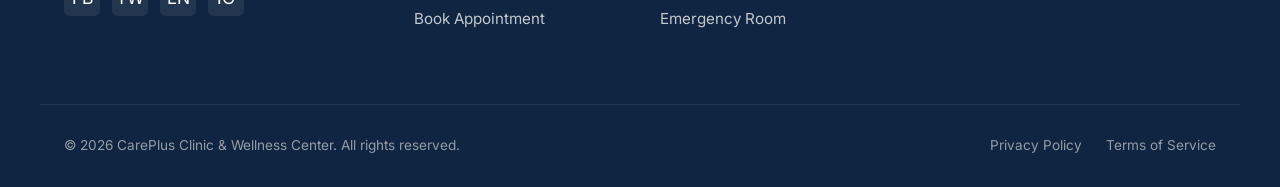
<file: gallery.html>
<!DOCTYPE html>
<html lang="en">
<head>
  <meta charset="UTF-8">
  <meta name="viewport" content="width=device-width, initial-scale=1.0">

  <!-- ===== PRIMARY SEO META TAGS ===== -->
  <title>Clinic Gallery & Facilities Tour | CarePlus Clinic Consultation Rooms & Labs</title>
  <meta name="description" content="Browse the CarePlus Clinic photo gallery — modern consultation rooms, advanced diagnostic laboratories, specialist doctor profiles, and state-of-the-art medical equipment. See our facility.">
  <meta name="keywords" content="clinic gallery, consultation room, diagnostic lab, medical facility tour, CarePlus clinic photos, healthcare facilities, specialist equipment">
  <meta name="author" content="CarePlus Clinic & Wellness Center">
  <meta name="robots" content="index, follow">
  <meta name="theme-color" content="#0f2b48">
  <link rel="canonical" href="gallery.html">

  <!-- ===== OPEN GRAPH ===== -->
  <meta property="og:type" content="website">
  <meta property="og:title" content="Clinic Gallery & Facilities | CarePlus Clinic">
  <meta property="og:description" content="Browse modern consultation rooms, diagnostic labs, and specialist profiles at CarePlus Clinic.">
  <meta property="og:image" content="assets/images/clinic-1.svg">
  <meta property="og:url" content="gallery.html">
  <meta property="og:site_name" content="CarePlus Clinic & Wellness Center">
  <meta property="og:locale" content="en_US">

  <!-- ===== TWITTER CARD ===== -->
  <meta name="twitter:card" content="summary_large_image">
  <meta name="twitter:title" content="Clinic Gallery & Facilities | CarePlus Clinic">
  <meta name="twitter:description" content="Browse modern consultation rooms, diagnostic labs, and specialist profiles at CarePlus Clinic.">
  <meta name="twitter:image" content="assets/images/clinic-1.svg">

  <!-- ===== SCHEMA.ORG STRUCTURED DATA (JSON-LD) ===== -->
  <script type="application/ld+json">
  {
    "@context": "https://schema.org",
    "@type": "ImageGallery",
    "name": "CarePlus Clinic Facilities Gallery",
    "description": "Photos of consultation rooms, diagnostic labs, specialist profiles and medical equipment at CarePlus Clinic.",
    "url": "gallery.html",
    "isPartOf": {
      "@type": "MedicalClinic",
      "name": "CarePlus Clinic & Wellness Center"
    }
  }
  </script>

  <!-- ===== PERFORMANCE: PRECONNECT HINTS ===== -->
  <link rel="preconnect" href="https://fonts.googleapis.com">
  <link rel="preconnect" href="https://fonts.gstatic.com" crossorigin>

  <!-- ===== STYLESHEETS ===== -->
  <link rel="stylesheet" href="css/style.css">
  <link rel="icon" type="image/svg+xml" href="assets/images/doctor-1.svg">
</head>
<body>
  <!-- Accessibility Skip Link -->
  <a class="skip-link" href="#mainContent">Skip to main content</a>

  <!-- Navigation Header -->
  <header>
    <div class="container navbar">
      <a href="index.html" class="logo" id="headerLogo">
        <div class="logo-cross"></div>
        <span>CarePlus</span>
      </a>
      <nav>
        <ul class="nav-links" id="navigationMenu">
          <li><a href="index.html">Home</a></li>
          <li><a href="about.html">About</a></li>
          <li><a href="services.html">Services</a></li>
          <li><a href="gallery.html" class="active">Gallery</a></li>
          <li><a href="contact.html">Contact</a></li>
          <li><a href="contact.html" class="btn btn-primary" style="padding: 8px 16px; font-size: 0.85rem; color: #fff;">Book Now</a></li>
        </ul>
      </nav>
      <div class="hamburger" id="mobileMenuToggle">
        <span></span>
        <span></span>
        <span></span>
      </div>
    </div>
  </header>

  <!-- Main Content -->
  <main id="mainContent">

    <!-- Page Banner -->
    <section class="hero" style="min-height: 250px; padding: 60px 0; text-align: center;" id="galleryHero">
      <div class="container">
        <span class="badge" style="background-color: rgba(255,255,255,0.15); color: var(--secondary-color); border-color: transparent;">Clinic Tour</span>
        <h1 style="font-size: 3rem; color: #fff; margin-bottom: 12px;">Gallery & Facilities</h1>
        <p style="color: rgba(255,255,255,0.8); max-width: 600px; margin: 0 auto;">Visual showcase of our professional medical workspace, testing chambers, and specialist staff.</p>
      </div>
    </section>

    <!-- Clinic Gallery Grid (Suggested feature / Mandatory details) -->
    <section class="section-padding" id="clinicGallery">
      <div class="container">
        <div class="text-center">
          <span class="badge">Visual Tour</span>
          <h2>Inside Our Medical Facility</h2>
          <p class="section-desc">Take a look inside CarePlus. We prioritize a sterile, modern, and soothing atmosphere to support patient reassurance and healing.</p>
        </div>
        
        <div class="gallery-grid">
          <!-- Gallery Item 1 -->
          <div class="gallery-item">
            <img src="assets/images/clinic-1.svg" alt="Doctor consulting chamber with desks, patient chairs and stethoscope layout at CarePlus Clinic" id="galleryImg1" loading="lazy" width="400" height="300">
            <div class="gallery-overlay">
              <h3>Consultation Chamber A</h3>
              <p>Comfortable check-up room for family medicine.</p>
            </div>
          </div>
          <!-- Gallery Item 2 -->
          <div class="gallery-item">
            <img src="assets/images/clinic-2.svg" alt="Modern laboratory with diagnostic computer screens displaying heart rate waves and biochemical DNA structures at CarePlus Clinic" id="galleryImg2" loading="lazy" width="400" height="300">
            <div class="gallery-overlay">
              <h3>Diagnostic Research Lab</h3>
              <p>Advanced blood biochemistry & diagnostic analysis unit.</p>
            </div>
          </div>
          <!-- Gallery Item 3 -->
          <div class="gallery-item">
            <img src="assets/images/hero.svg" alt="Modern wellness shield graphic illustrating heartbeat wave and primary care tools" id="galleryImg3" loading="lazy" width="400" height="300">
            <div class="gallery-overlay">
              <h3>CarePlus Medical Logo & Core</h3>
              <p>Specialist medical diagnostic wave vector showcase.</p>
            </div>
          </div>
          <!-- Gallery Item 4 -->
          <div class="gallery-item">
            <img src="assets/images/doctor-2.svg" alt="Lead Cardiologist specialist Dr. Olivia Bennett profile portrait avatar at CarePlus Clinic" id="galleryImg4" loading="lazy" width="400" height="300">
            <div class="gallery-overlay">
              <h3>Dr. Olivia Bennett</h3>
              <p>Cardiology Specialist consultation chambers.</p>
            </div>
          </div>
          <!-- Gallery Item 5 -->
          <div class="gallery-item">
            <img src="assets/images/doctor-1.svg" alt="Chief Pediatrician consultant Dr. Ethan Sterling profile portrait avatar at CarePlus Clinic" id="galleryImg5" loading="lazy" width="400" height="300">
            <div class="gallery-overlay">
              <h3>Dr. Ethan Sterling</h3>
              <p>Pediatric Clinic consultancy rooms.</p>
            </div>
          </div>
          <!-- Gallery Item 6 -->
          <div class="gallery-item">
            <img src="assets/images/clinic-2.svg" alt="Medical laboratory equipment showing stand with colorful test tubes and microscopic analysis unit at CarePlus Clinic" id="galleryImg6" loading="lazy" width="400" height="300">
            <div class="gallery-overlay">
              <h3>Laboratory Specimen Room</h3>
              <p>sterile test-tubes and tissue pathology station.</p>
            </div>
          </div>
        </div>
      </div>
    </section>

  </main>

  <!-- Footer -->
  <footer>
    <div class="container footer-grid">
      <div class="footer-brand">
        <a href="index.html" class="logo">
          <div class="logo-cross"></div>
          <span>CarePlus</span>
        </a>
        <p>Providing cutting-edge, compassionate healthcare solutions for all members of the community. Your wellness is our lifelong mission.</p>
        <div class="footer-socials">
          <a href="#" aria-label="Facebook">FB</a>
          <a href="#" aria-label="Twitter">TW</a>
          <a href="#" aria-label="LinkedIn">LN</a>
          <a href="#" aria-label="Instagram">IG</a>
        </div>
      </div>
      <div class="footer-col">
        <h4>Quick Links</h4>
        <ul class="footer-links">
          <li><a href="index.html">Home</a></li>
          <li><a href="about.html">About Us</a></li>
          <li><a href="services.html">Services & Specialities</a></li>
          <li><a href="gallery.html">Facilities Gallery</a></li>
          <li><a href="contact.html">Book Appointment</a></li>
        </ul>
      </div>
      <div class="footer-col">
        <h4>Departments</h4>
        <ul class="footer-links">
          <li><a href="services.html">Cardiology</a></li>
          <li><a href="services.html">Pediatrics</a></li>
          <li><a href="services.html">Neurology</a></li>
          <li><a href="services.html">Orthopedics</a></li>
          <li><a href="services.html">Emergency Room</a></li>
        </ul>
      </div>
      <div class="footer-col footer-newsletter">
        <h4>Newsletter</h4>
        <p>Subscribe to our newsletter to receive the latest healthy lifestyle tips and medical advisories.</p>
        <form class="newsletter-form" onsubmit="event.preventDefault(); alert('Thank you for subscribing!'); this.reset();">
          <input type="email" placeholder="Your email address" class="form-control" required aria-label="Email address for newsletter">
          <button type="submit" class="btn btn-primary" aria-label="Subscribe to newsletter">Join</button>
        </form>
      </div>
    </div>
    <div class="container footer-bottom">
      <p>&copy; 2026 CarePlus Clinic & Wellness Center. All rights reserved.</p>
      <div class="footer-bottom-links">
        <a href="#">Privacy Policy</a>
        <a href="#">Terms of Service</a>
      </div>
    </div>
  </footer>

  <!-- Scripts -->
  <script src="js/main.js"></script>
  <!--Start of Tawk.to Script-->
  <script type="text/javascript">
  var Tawk_API=Tawk_API||{}, Tawk_LoadStart=new Date();
  (function(){
  var s1=document.createElement("script"),s0=document.getElementsByTagName("script")[0];
  s1.async=true;
  s1.src='https://embed.tawk.to/6a475b60b271bd1d477ea5f2/1jsjbpt3o';
  s1.charset='UTF-8';
  s1.setAttribute('crossorigin','*');
  s0.parentNode.insertBefore(s1,s0);
  })();
  </script>
  <!--End of Tawk.to Script-->
</body>
</html>
</file>
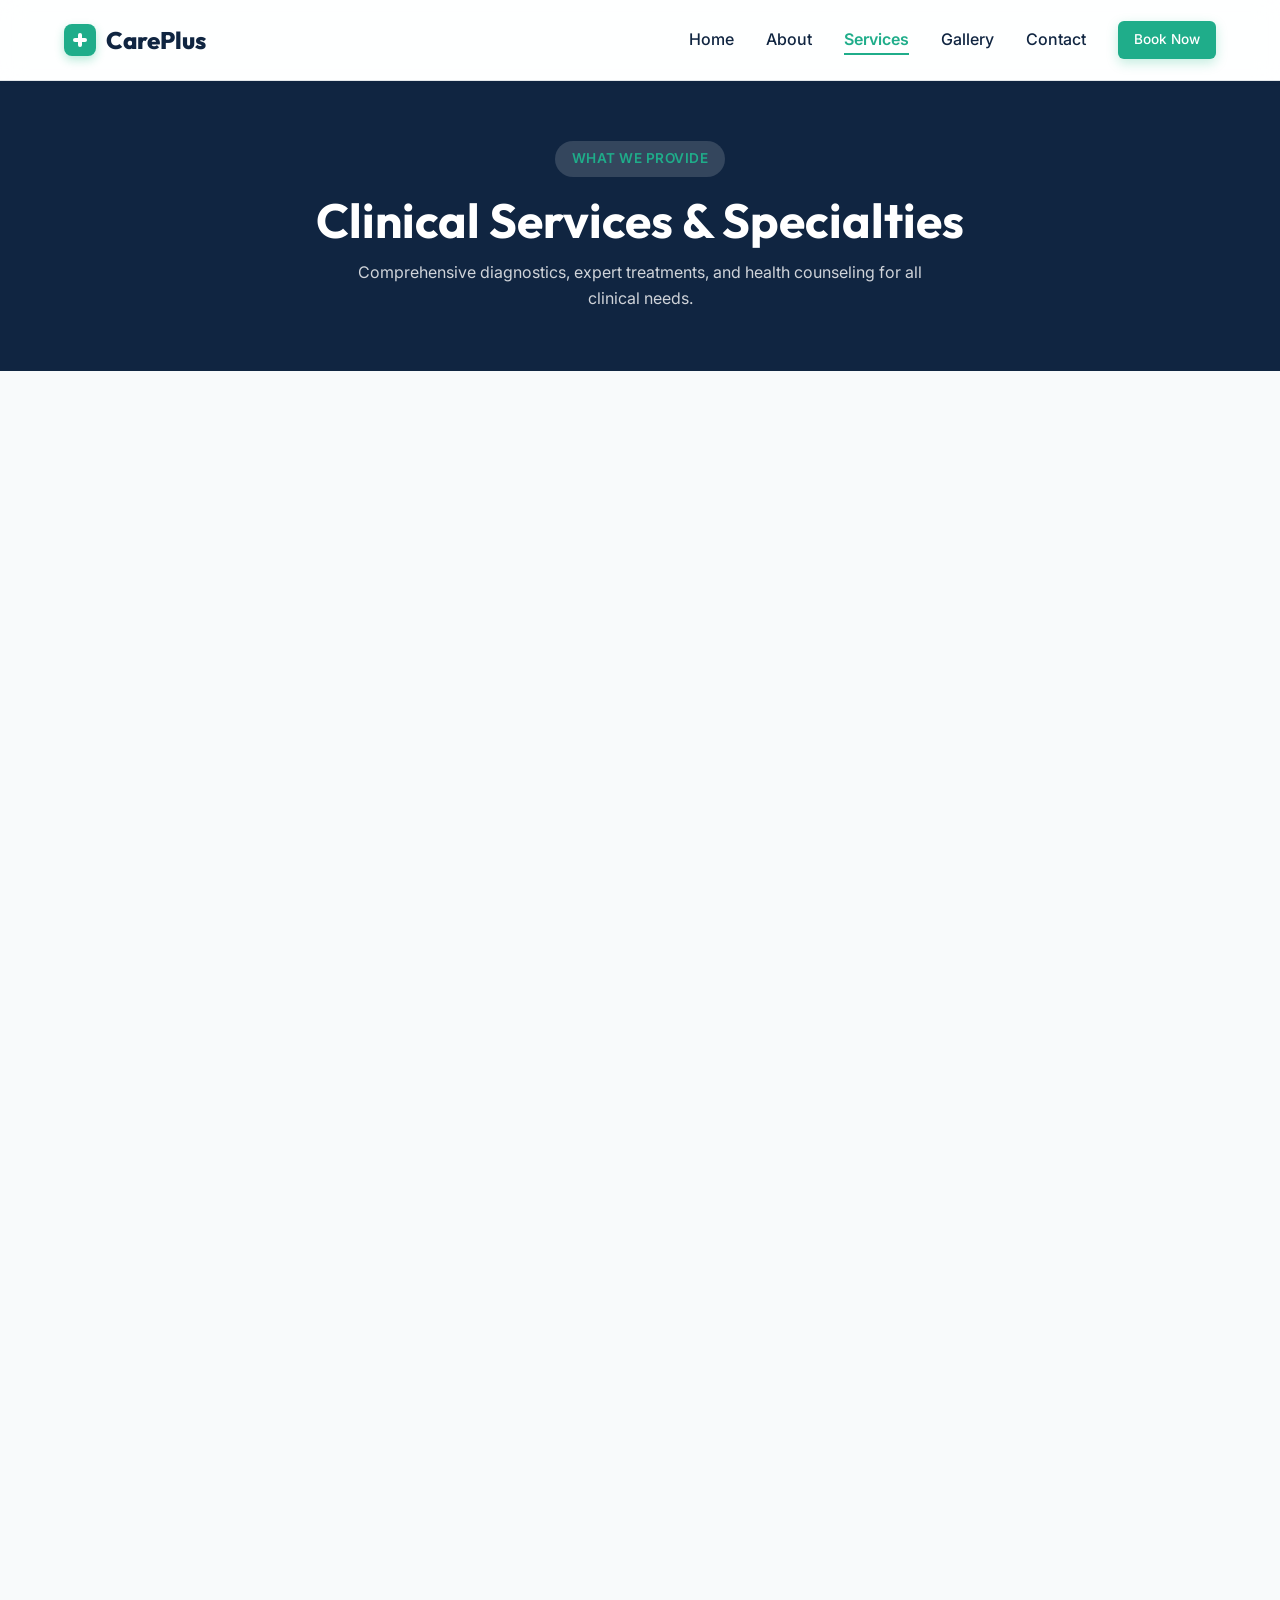
<file: services.html>
<!DOCTYPE html>
<html lang="en">
<head>
  <meta charset="UTF-8">
  <meta name="viewport" content="width=device-width, initial-scale=1.0">

  <!-- ===== PRIMARY SEO META TAGS ===== -->
  <title>Medical Services & Specialties | CarePlus Clinic - Cardiology, Pediatrics & More</title>
  <meta name="description" content="Explore CarePlus Clinic's medical services: Cardiology, Pediatrics, Neurology, Orthopedics, Advanced Diagnostics & 24/7 Emergency Care. Read health tips and get answers to your clinical questions.">
  <meta name="keywords" content="cardiology services, pediatric clinic, neurology unit, orthopedic center, medical diagnostics, emergency care, health tips, clinical FAQ, CarePlus services">
  <meta name="author" content="CarePlus Clinic & Wellness Center">
  <meta name="robots" content="index, follow">
  <meta name="theme-color" content="#0f2b48">
  <link rel="canonical" href="services.html">

  <!-- ===== OPEN GRAPH ===== -->
  <meta property="og:type" content="website">
  <meta property="og:title" content="Medical Services & Specialties | CarePlus Clinic">
  <meta property="og:description" content="Cardiology, Pediatrics, Neurology, Orthopedics, Diagnostics & 24/7 Emergency care. Read weekly health tips from our expert doctors.">
  <meta property="og:image" content="assets/images/clinic-2.svg">
  <meta property="og:url" content="services.html">
  <meta property="og:site_name" content="CarePlus Clinic & Wellness Center">
  <meta property="og:locale" content="en_US">

  <!-- ===== TWITTER CARD ===== -->
  <meta name="twitter:card" content="summary_large_image">
  <meta name="twitter:title" content="Medical Services & Specialties | CarePlus Clinic">
  <meta name="twitter:description" content="Cardiology, Pediatrics, Neurology, Orthopedics, Diagnostics & 24/7 Emergency care at CarePlus.">
  <meta name="twitter:image" content="assets/images/clinic-2.svg">

  <!-- ===== SCHEMA.ORG STRUCTURED DATA (JSON-LD) ===== -->
  <script type="application/ld+json">
  {
    "@context": "https://schema.org",
    "@type": "MedicalBusiness",
    "name": "CarePlus Clinic & Wellness Center - Services",
    "description": "Comprehensive medical services including Cardiology, Pediatrics, Neurology, Orthopedics and Emergency Care.",
    "url": "services.html",
    "medicalSpecialty": ["Cardiology", "Pediatrics", "Neurology", "Orthopedics", "Emergency Medicine"],
    "hasOfferCatalog": {
      "@type": "OfferCatalog",
      "name": "Medical Services",
      "itemListElement": [
        {"@type": "Offer", "itemOffered": {"@type": "MedicalProcedure", "name": "Cardiology Consultation"}},
        {"@type": "Offer", "itemOffered": {"@type": "MedicalProcedure", "name": "Pediatric Checkup"}},
        {"@type": "Offer", "itemOffered": {"@type": "MedicalProcedure", "name": "Neurology Assessment"}},
        {"@type": "Offer", "itemOffered": {"@type": "MedicalProcedure", "name": "Orthopedic Evaluation"}}
      ]
    }
  }
  </script>

  <!-- ===== PERFORMANCE: PRECONNECT HINTS ===== -->
  <link rel="preconnect" href="https://fonts.googleapis.com">
  <link rel="preconnect" href="https://fonts.gstatic.com" crossorigin>

  <!-- ===== STYLESHEETS ===== -->
  <link rel="stylesheet" href="css/style.css">
  <link rel="icon" type="image/svg+xml" href="assets/images/doctor-1.svg">
</head>
<body>
  <!-- Accessibility Skip Link -->
  <a class="skip-link" href="#mainContent">Skip to main content</a>

  <!-- Navigation Header -->
  <header>
    <div class="container navbar">
      <a href="index.html" class="logo" id="headerLogo">
        <div class="logo-cross"></div>
        <span>CarePlus</span>
      </a>
      <nav>
        <ul class="nav-links" id="navigationMenu">
          <li><a href="index.html">Home</a></li>
          <li><a href="about.html">About</a></li>
          <li><a href="services.html" class="active">Services</a></li>
          <li><a href="gallery.html">Gallery</a></li>
          <li><a href="contact.html">Contact</a></li>
          <li><a href="contact.html" class="btn btn-primary" style="padding: 8px 16px; font-size: 0.85rem; color: #fff;">Book Now</a></li>
        </ul>
      </nav>
      <div class="hamburger" id="mobileMenuToggle">
        <span></span>
        <span></span>
        <span></span>
      </div>
    </div>
  </header>

  <!-- Main Content -->
  <main id="mainContent">

    <!-- Page Banner -->
    <section class="hero" style="min-height: 250px; padding: 60px 0; text-align: center;" id="servicesHero">
      <div class="container">
        <span class="badge" style="background-color: rgba(255,255,255,0.15); color: var(--secondary-color); border-color: transparent;">What We Provide</span>
        <h1 style="font-size: 3rem; color: #fff; margin-bottom: 12px;">Clinical Services & Specialties</h1>
        <p style="color: rgba(255,255,255,0.8); max-width: 600px; margin: 0 auto;">Comprehensive diagnostics, expert treatments, and health counseling for all clinical needs.</p>
      </div>
    </section>

    <!-- Services Cards Grid -->
    <section class="section-padding" id="clinicalServices">
      <div class="container">
        <div class="text-center">
          <span class="badge">Medical Offerings</span>
          <h2>Our Core Specialties</h2>
          <p class="section-desc">CarePlus operates dedicated units staffed by experienced nurses, technicians, and board-certified consultants.</p>
        </div>
        <div class="grid-3">
          <!-- Card 1: Cardiology -->
          <div class="service-card">
            <div class="service-card-body">
              <span class="service-icon">❤️</span>
              <h3>Cardiology Department</h3>
              <p>Heart rate telemetry, echocardiograms, blood pressure monitoring, and preventative vascular health counseling.</p>
              <a href="contact.html" class="read-more">Schedule Consultation &rarr;</a>
            </div>
          </div>
          <!-- Card 2: Pediatrics -->
          <div class="service-card">
            <div class="service-card-body">
              <span class="service-icon">🧸</span>
              <h3>Pediatric Clinic</h3>
              <p>Regular child development checks, immunizations, infant nutrition planning, and treatment for adolescent growth issues.</p>
              <a href="contact.html" class="read-more">Schedule Consultation &rarr;</a>
            </div>
          </div>
          <!-- Card 3: Neurology -->
          <div class="service-card">
            <div class="service-card-body">
              <span class="service-icon">🧠</span>
              <h3>Neurology Unit</h3>
              <p>Specialized treatments for migraines, neuro-pathology diagnostics, sleep cycles evaluations, and EEG scans.</p>
              <a href="contact.html" class="read-more">Schedule Consultation &rarr;</a>
            </div>
          </div>
          <!-- Card 4: Orthopedics -->
          <div class="service-card">
            <div class="service-card-body">
              <span class="service-icon">🦴</span>
              <h3>Orthopedic Center</h3>
              <p>Joint arthritis therapies, bone-mineral density tests, spine alignment counseling, and post-injury physiotherapy.</p>
              <a href="contact.html" class="read-more">Schedule Consultation &rarr;</a>
            </div>
          </div>
          <!-- Card 5: Diagnostics Lab -->
          <div class="service-card">
            <div class="service-card-body">
              <span class="service-icon">🔬</span>
              <h3>Advanced Diagnostics</h3>
              <p>High-resolution ultrasound, blood biochemistry, pathological testing panels, and prompt clinical report delivery.</p>
              <a href="contact.html" class="read-more">Schedule Consultation &rarr;</a>
            </div>
          </div>
          <!-- Card 6: Emergency Triage -->
          <div class="service-card">
            <div class="service-card-body">
              <span class="service-icon">🚨</span>
              <h3>Emergency Care</h3>
              <p>Fast-tracked triage process, critical support, trauma response, and 24/7 active emergency coordination.</p>
              <a href="contact.html" class="read-more">Schedule Consultation &rarr;</a>
            </div>
          </div>
        </div>
      </div>
    </section>

    <!-- Health Advice and Tips (Suggested Feature) -->
    <section class="section-padding" style="background-color: var(--bg-white);" id="healthTips">
      <div class="container">
        <div class="text-center">
          <span class="badge">Preventative Medicine</span>
          <h2>Weekly Health Tips</h2>
          <p class="section-desc">Practical advice curated by CarePlus Clinic doctors to help you maintain everyday wellness and vitality.</p>
        </div>
        <div class="tips-grid">
          <!-- Tip 1 -->
          <div class="tip-card">
            <div class="tip-content">
              <span class="tip-badge">Heart Health</span>
              <h3>Support Your Heart</h3>
              <p>Incorporate at least 150 minutes of moderate cardiovascular exercises weekly to optimize blood circulation and arterial strength.</p>
              <span style="font-size: 0.8rem; font-weight: 600; color: var(--primary-color);">By Dr. Olivia Bennett</span>
            </div>
          </div>
          <!-- Tip 2 -->
          <div class="tip-card">
            <div class="tip-content">
              <span class="tip-badge">Pediatrics</span>
              <h3>Childhood Screen Time</h3>
              <p>Limit passive device screen time to less than one hour daily for children under 5 to support positive cognitive and posture development.</p>
              <span style="font-size: 0.8rem; font-weight: 600; color: var(--primary-color);">By Dr. Ethan Sterling</span>
            </div>
          </div>
          <!-- Tip 3 -->
          <div class="tip-card">
            <div class="tip-content">
              <span class="tip-badge">Wellness</span>
              <h3>Stay Hydrated</h3>
              <p>Drinking 2-3 liters of clean water daily helps maintain cellular metabolism, improves kidney filtering, and prevents tension migraines.</p>
              <span style="font-size: 0.8rem; font-weight: 600; color: var(--primary-color);">By CarePlus Advisory Board</span>
            </div>
          </div>
        </div>
      </div>
    </section>

    <!-- Frequently Asked Questions (FAQ Accordion feature) -->
    <section class="section-padding" id="clinicFAQ">
      <div class="container">
        <div class="text-center">
          <span class="badge">Questions & Answers</span>
          <h2>Frequently Asked Questions</h2>
          <p class="section-desc">Quick answers about our consultation policies, medical coverage, and appointment scheduling guidelines.</p>
        </div>
        
        <div class="faq-accordion" id="accordionContainer">
          <!-- FAQ Item 1 -->
          <div class="faq-item">
            <div class="faq-header">
              <h3>How do I schedule an appointment with a specialist?</h3>
              <span class="faq-icon"></span>
            </div>
            <div class="faq-body">
              <div class="faq-content">
                You can easily request a consultation using our online appointment form on the Contact page. Alternatively, you can call our direct clinic desk at +1 (555) 234-5678 during regular business hours (8:00 AM - 8:00 PM).
              </div>
            </div>
          </div>
          <!-- FAQ Item 2 -->
          <div class="faq-item">
            <div class="faq-header">
              <h3>What health insurance providers do you accept?</h3>
              <span class="faq-icon"></span>
            </div>
            <div class="faq-body">
              <div class="faq-content">
                We accept most major national and regional health insurance plans. Please bring your insurance membership card during your visit. For specific co-pay and coverage questions, please consult our billing staff ahead of time.
              </div>
            </div>
          </div>
          <!-- FAQ Item 3 -->
          <div class="faq-item">
            <div class="faq-header">
              <h3>Are walk-in appointments available at the clinic?</h3>
              <span class="faq-icon"></span>
            </div>
            <div class="faq-body">
              <div class="faq-content">
                Yes, general medicine wellness walk-ins are welcome and will be accommodated by our primary care physicians. However, specialized department consults (like Cardiology or Neurology) require scheduling an appointment.
              </div>
            </div>
          </div>
          <!-- FAQ Item 4 -->
          <div class="faq-item">
            <div class="faq-header">
              <h3>How quickly will I receive my diagnostic laboratory reports?</h3>
              <span class="faq-icon"></span>
            </div>
            <div class="faq-body">
              <div class="faq-content">
                Standard hematology, biochemistry, and urinalysis panels are processed within 24 hours. Specialized cultures or complex diagnostic reports may take 3-5 business days. Reports will be sent via secure email or can be picked up in person.
              </div>
            </div>
          </div>
        </div>
      </div>
    </section>

  </main>

  <!-- Footer -->
  <footer>
    <div class="container footer-grid">
      <div class="footer-brand">
        <a href="index.html" class="logo">
          <div class="logo-cross"></div>
          <span>CarePlus</span>
        </a>
        <p>Providing cutting-edge, compassionate healthcare solutions for all members of the community. Your wellness is our lifelong mission.</p>
        <div class="footer-socials">
          <a href="#" aria-label="Facebook">FB</a>
          <a href="#" aria-label="Twitter">TW</a>
          <a href="#" aria-label="LinkedIn">LN</a>
          <a href="#" aria-label="Instagram">IG</a>
        </div>
      </div>
      <div class="footer-col">
        <h4>Quick Links</h4>
        <ul class="footer-links">
          <li><a href="index.html">Home</a></li>
          <li><a href="about.html">About Us</a></li>
          <li><a href="services.html">Services & Specialities</a></li>
          <li><a href="gallery.html">Facilities Gallery</a></li>
          <li><a href="contact.html">Book Appointment</a></li>
        </ul>
      </div>
      <div class="footer-col">
        <h4>Departments</h4>
        <ul class="footer-links">
          <li><a href="services.html">Cardiology</a></li>
          <li><a href="services.html">Pediatrics</a></li>
          <li><a href="services.html">Neurology</a></li>
          <li><a href="services.html">Orthopedics</a></li>
          <li><a href="services.html">Emergency Room</a></li>
        </ul>
      </div>
      <div class="footer-col footer-newsletter">
        <h4>Newsletter</h4>
        <p>Subscribe to our newsletter to receive the latest healthy lifestyle tips and medical advisories.</p>
        <form class="newsletter-form" onsubmit="event.preventDefault(); alert('Thank you for subscribing!'); this.reset();">
          <input type="email" placeholder="Your email address" class="form-control" required aria-label="Email address for newsletter">
          <button type="submit" class="btn btn-primary" aria-label="Subscribe to newsletter">Join</button>
        </form>
      </div>
    </div>
    <div class="container footer-bottom">
      <p>&copy; 2026 CarePlus Clinic & Wellness Center. All rights reserved.</p>
      <div class="footer-bottom-links">
        <a href="#">Privacy Policy</a>
        <a href="#">Terms of Service</a>
      </div>
    </div>
  </footer>

  <!-- Scripts -->
  <script src="js/main.js"></script>
  <!--Start of Tawk.to Script-->
  <script type="text/javascript">
  var Tawk_API=Tawk_API||{}, Tawk_LoadStart=new Date();
  (function(){
  var s1=document.createElement("script"),s0=document.getElementsByTagName("script")[0];
  s1.async=true;
  s1.src='https://embed.tawk.to/6a475b60b271bd1d477ea5f2/1jsjbpt3o';
  s1.charset='UTF-8';
  s1.setAttribute('crossorigin','*');
  s0.parentNode.insertBefore(s1,s0);
  })();
  </script>
  <!--End of Tawk.to Script-->
</body>
</html>
</file>
<file: css/style.css>
@import url('https://fonts.googleapis.com/css2?family=Inter:wght@300;400;500;600;700&family=Outfit:wght@400;500;600;700;800&display=swap');

/* ==========================================
   DESIGN TOKENS & ROOT VARIABLES
   ========================================== */
:root {
  --primary-color: hsl(215, 60%, 16%);     /* Navy Blue */
  --primary-light: hsl(215, 55%, 28%);
  --secondary-color: hsl(165, 70%, 40%);   /* Emerald/Teal */
  --secondary-dark: hsl(165, 75%, 32%);
  --secondary-light: hsl(165, 60%, 93%);
  --accent-color: hsl(38, 95%, 55%);       /* Gold/Orange */
  --text-dark: hsl(215, 30%, 15%);
  --text-muted: hsl(215, 12%, 45%);
  --bg-light: hsl(210, 30%, 98%);
  --bg-white: hsl(0, 0%, 100%);
  --border-color: hsl(210, 15%, 90%);
  
  --font-heading: 'Outfit', sans-serif;
  --font-body: 'Inter', sans-serif;
  
  --shadow-sm: 0 2px 4px rgba(16, 42, 67, 0.05);
  --shadow-md: 0 10px 20px rgba(16, 42, 67, 0.08);
  --shadow-lg: 0 20px 40px rgba(16, 42, 67, 0.12);
  --transition-smooth: all 0.35s cubic-bezier(0.4, 0, 0.2, 1);
  --border-radius-sm: 6px;
  --border-radius-md: 12px;
  --border-radius-lg: 24px;
}

/* ==========================================
   BASE & RESET STYLES
   ========================================== */
*, *::before, *::after {
  box-sizing: border-box;
  margin: 0;
  padding: 0;
}

html {
  scroll-behavior: smooth;
  font-size: 16px;
  overflow-x: hidden;
}

body {
  font-family: var(--font-body);
  background-color: var(--bg-light);
  color: var(--text-dark);
  line-height: 1.6;
  -webkit-font-smoothing: antialiased;
}

h1, h2, h3, h4, h5, h6 {
  font-family: var(--font-heading);
  color: var(--primary-color);
  font-weight: 700;
  line-height: 1.25;
}

a {
  text-decoration: none;
  color: inherit;
  transition: var(--transition-smooth);
}

img, svg {
  max-width: 100%;
  height: auto;
  display: block;
}

ul {
  list-style: none;
}

button, input, select, textarea {
  font-family: inherit;
  font-size: inherit;
  border: none;
  outline: none;
  background: none;
}

/* ==========================================
   LAYOUT CONTAINERS & GRIDS
   ========================================== */
.container {
  width: 100%;
  max-width: 1200px;
  margin: 0 auto;
  padding: 0 24px;
}

.grid-2 {
  display: grid;
  grid-template-columns: repeat(2, 1fr);
  gap: 32px;
}

.grid-3 {
  display: grid;
  grid-template-columns: repeat(3, 1fr);
  gap: 30px;
}

.grid-4 {
  display: grid;
  grid-template-columns: repeat(4, 1fr);
  gap: 24px;
}

.section-padding {
  padding: 90px 0;
}

.text-center {
  text-align: center;
}

.badge {
  display: inline-block;
  padding: 6px 16px;
  background-color: var(--secondary-light);
  color: var(--secondary-dark);
  border-radius: 50px;
  font-weight: 600;
  font-size: 0.85rem;
  letter-spacing: 0.5px;
  text-transform: uppercase;
  margin-bottom: 16px;
  border: 1px solid rgba(16, 185, 129, 0.15);
}

.section-title {
  font-size: 2.5rem;
  margin-bottom: 16px;
  position: relative;
}

.section-desc {
  color: var(--text-muted);
  max-width: 650px;
  margin: 0 auto 50px auto;
  font-size: 1.1rem;
}

/* ==========================================
   HEADER & NAVIGATION
   ========================================== */
header {
  position: sticky;
  top: 0;
  z-index: 1000;
  background-color: rgba(255, 255, 255, 0.85);
  backdrop-filter: blur(12px);
  -webkit-backdrop-filter: blur(12px);
  border-bottom: 1px solid var(--border-color);
  box-shadow: var(--shadow-sm);
  transition: var(--transition-smooth);
}

.navbar {
  display: flex;
  justify-content: space-between;
  align-items: center;
  height: 80px;
}

.logo {
  display: flex;
  align-items: center;
  gap: 10px;
  font-size: 1.5rem;
  font-weight: 800;
  font-family: var(--font-heading);
  color: var(--primary-color);
}

.logo-cross {
  width: 32px;
  height: 32px;
  background: var(--secondary-color);
  border-radius: 8px;
  position: relative;
  display: flex;
  align-items: center;
  justify-content: center;
  box-shadow: 0 4px 10px rgba(16, 185, 129, 0.3);
}

.logo-cross::before,
.logo-cross::after {
  content: '';
  position: absolute;
  background: var(--bg-white);
  border-radius: 2px;
}

.logo-cross::before {
  width: 14px;
  height: 4px;
}

.logo-cross::after {
  width: 4px;
  height: 14px;
}

.nav-links {
  display: flex;
  gap: 32px;
  align-items: center;
}

.nav-links a {
  font-weight: 500;
  color: var(--primary-color);
  position: relative;
  padding: 6px 0;
  font-size: 1rem;
}

.nav-links a::after {
  content: '';
  position: absolute;
  bottom: 0;
  left: 0;
  width: 0;
  height: 2px;
  background-color: var(--secondary-color);
  transition: var(--transition-smooth);
}

.nav-links a:hover::after,
.nav-links a.active::after {
  width: 100%;
}

.nav-links a.active {
  color: var(--secondary-color);
  font-weight: 600;
}

/* Hamburger menu button */
.hamburger {
  display: none;
  flex-direction: column;
  justify-content: space-between;
  width: 24px;
  height: 18px;
  cursor: pointer;
  z-index: 1001;
}

.hamburger span {
  display: block;
  height: 2.5px;
  width: 100%;
  background-color: var(--primary-color);
  border-radius: 4px;
  transition: var(--transition-smooth);
}

/* ==========================================
   BUTTONS
   ========================================== */
.btn {
  display: inline-flex;
  align-items: center;
  justify-content: center;
  padding: 12px 28px;
  font-weight: 600;
  border-radius: var(--border-radius-sm);
  cursor: pointer;
  transition: var(--transition-smooth);
  font-size: 0.95rem;
}

.btn-primary {
  background-color: var(--secondary-color);
  color: var(--bg-white);
  box-shadow: 0 4px 12px rgba(16, 185, 129, 0.25);
}

.btn-primary:hover {
  background-color: var(--secondary-dark);
  transform: translateY(-2px);
  box-shadow: 0 6px 18px rgba(16, 185, 129, 0.35);
}

.btn-secondary {
  background-color: transparent;
  color: var(--primary-color);
  border: 2px solid var(--primary-color);
}

.btn-secondary:hover {
  background-color: var(--primary-color);
  color: var(--bg-white);
  transform: translateY(-2px);
}

.btn-light {
  background-color: var(--bg-white);
  color: var(--primary-color);
  box-shadow: var(--shadow-sm);
}

.btn-light:hover {
  background-color: var(--secondary-light);
  color: var(--secondary-dark);
  transform: translateY(-2px);
}

/* ==========================================
   HERO / BANNER SECTION
   ========================================== */
.hero {
  position: relative;
  background-color: var(--primary-color);
  color: var(--bg-white);
  overflow: hidden;
  padding: 100px 0;
  min-height: calc(100vh - 80px);
  display: flex;
  align-items: center;
}

.hero-content {
  display: flex;
  flex-direction: column;
  justify-content: center;
}

.hero h1 {
  color: var(--bg-white);
  font-size: 3.5rem;
  line-height: 1.15;
  margin-bottom: 20px;
}

.hero h1 span {
  color: var(--secondary-color);
}

.hero-text {
  font-size: 1.15rem;
  color: rgba(255, 255, 255, 0.85);
  margin-bottom: 35px;
  max-width: 550px;
}

.hero-buttons {
  display: flex;
  gap: 16px;
}

.hero-img {
  display: flex;
  align-items: center;
  justify-content: center;
}

.hero-img img, .hero-img svg {
  filter: drop-shadow(0 15px 30px rgba(0, 0, 0, 0.3));
  max-height: 420px;
  animation: float 6s ease-in-out infinite;
}

@keyframes float {
  0% { transform: translateY(0px); }
  50% { transform: translateY(-12px); }
  100% { transform: translateY(0px); }
}

/* ==========================================
   CARDS & FEATURES SECTION
   ========================================== */
.features-grid {
  margin-top: -60px;
  position: relative;
  z-index: 10;
}

.feature-card {
  background-color: var(--bg-white);
  padding: 35px;
  border-radius: var(--border-radius-md);
  box-shadow: var(--shadow-md);
  transition: var(--transition-smooth);
  border-top: 4px solid var(--primary-color);
}

.feature-card:nth-child(2) {
  border-top-color: var(--secondary-color);
}

.feature-card:nth-child(3) {
  border-top-color: var(--accent-color);
}

.feature-card:hover {
  transform: translateY(-8px);
  box-shadow: var(--shadow-lg);
}

.feature-icon {
  width: 54px;
  height: 54px;
  background-color: var(--bg-light);
  border-radius: 12px;
  display: flex;
  align-items: center;
  justify-content: center;
  font-size: 1.6rem;
  color: var(--secondary-color);
  margin-bottom: 24px;
}

.feature-card h3 {
  margin-bottom: 12px;
  font-size: 1.3rem;
}

.feature-card p {
  color: var(--text-muted);
  font-size: 0.95rem;
}

/* ==========================================
   STATS SECTION
   ========================================== */
.stats {
  background-color: var(--primary-color);
  color: var(--bg-white);
  padding: 70px 0;
}

.stats-grid {
  display: grid;
  grid-template-columns: repeat(4, 1fr);
  gap: 30px;
  text-align: center;
}

.stat-item h3 {
  color: var(--secondary-color);
  font-size: 3rem;
  font-weight: 800;
  margin-bottom: 6px;
}

.stat-item p {
  font-family: var(--font-heading);
  font-weight: 500;
  font-size: 1.05rem;
  letter-spacing: 0.5px;
  color: rgba(255, 255, 255, 0.8);
}

/* ==========================================
   SERVICES & CLINICAL DEPARTMENTS
   ========================================== */
.service-card {
  background-color: var(--bg-white);
  border-radius: var(--border-radius-md);
  overflow: hidden;
  box-shadow: var(--shadow-sm);
  border: 1px solid var(--border-color);
  transition: var(--transition-smooth);
}

.service-card:hover {
  transform: translateY(-6px);
  box-shadow: var(--shadow-md);
  border-color: var(--secondary-light);
}

.service-card-body {
  padding: 30px;
}

.service-icon {
  font-size: 2.2rem;
  color: var(--secondary-color);
  margin-bottom: 20px;
  display: inline-block;
}

.service-card h3 {
  font-size: 1.35rem;
  margin-bottom: 14px;
}

.service-card p {
  color: var(--text-muted);
  font-size: 0.95rem;
  margin-bottom: 20px;
}

.read-more {
  display: inline-flex;
  align-items: center;
  gap: 6px;
  font-weight: 600;
  color: var(--secondary-color);
  font-size: 0.9rem;
}

.read-more:hover {
  color: var(--secondary-dark);
  gap: 10px;
}

/* ==========================================
   TESTIMONIALS SLIDER
   ========================================== */
.testimonials {
  background-color: var(--bg-white);
}

.slider-container {
  max-width: 800px;
  margin: 0 auto;
  position: relative;
  overflow: hidden;
  min-height: 280px;
}

.slider-wrapper {
  display: flex;
  transition: transform 0.5s ease-in-out;
}

.testimonial-slide {
  min-width: 100%;
  box-sizing: border-box;
  padding: 20px;
  text-align: center;
}

.testimonial-quote {
  font-size: 1.3rem;
  font-style: italic;
  color: var(--primary-color);
  margin-bottom: 30px;
  line-height: 1.7;
}

.testimonial-author h4 {
  font-size: 1.1rem;
  margin-bottom: 4px;
}

.testimonial-author p {
  color: var(--secondary-color);
  font-size: 0.85rem;
  font-weight: 600;
  text-transform: uppercase;
}

.slider-dots {
  display: flex;
  justify-content: center;
  gap: 10px;
  margin-top: 30px;
}

.slider-dot {
  width: 10px;
  height: 10px;
  border-radius: 50%;
  background-color: var(--border-color);
  cursor: pointer;
  transition: var(--transition-smooth);
}

.slider-dot.active {
  background-color: var(--secondary-color);
  transform: scale(1.3);
}

/* ==========================================
   DOCTORS / TEAM PORTRAITS
   ========================================== */
.doctor-card {
  background-color: var(--bg-white);
  border-radius: var(--border-radius-md);
  overflow: hidden;
  box-shadow: var(--shadow-sm);
  border: 1px solid var(--border-color);
  transition: var(--transition-smooth);
}

.doctor-card:hover {
  transform: translateY(-6px);
  box-shadow: var(--shadow-md);
}

.doctor-img-wrapper {
  position: relative;
  background-color: var(--bg-light);
  overflow: hidden;
  aspect-ratio: 1/1;
}

.doctor-img-wrapper img {
  width: 100%;
  height: 100%;
  object-fit: cover;
  transition: var(--transition-smooth);
}

.doctor-card:hover .doctor-img-wrapper img {
  transform: scale(1.05);
}

.doctor-info {
  padding: 24px;
  text-align: center;
}

.doctor-info h3 {
  font-size: 1.25rem;
  margin-bottom: 6px;
}

.doctor-spec {
  color: var(--secondary-color);
  font-weight: 600;
  font-size: 0.9rem;
  margin-bottom: 12px;
}

.doctor-meta {
  color: var(--text-muted);
  font-size: 0.85rem;
}

/* ==========================================
   GALLERY WITH LIGHTBOX/CAPTION
   ========================================== */
.gallery-grid {
  display: grid;
  grid-template-columns: repeat(3, 1fr);
  gap: 24px;
}

.gallery-item {
  position: relative;
  border-radius: var(--border-radius-md);
  overflow: hidden;
  aspect-ratio: 4/3;
  box-shadow: var(--shadow-sm);
  cursor: pointer;
}

.gallery-item img {
  width: 100%;
  height: 100%;
  object-fit: cover;
  transition: var(--transition-smooth);
}

.gallery-overlay {
  position: absolute;
  top: 0;
  left: 0;
  width: 100%;
  height: 100%;
  background: linear-gradient(0deg, rgba(15, 42, 67, 0.9) 0%, rgba(15, 42, 67, 0.2) 100%);
  opacity: 0;
  display: flex;
  flex-direction: column;
  justify-content: flex-end;
  padding: 24px;
  transition: var(--transition-smooth);
}

.gallery-item:hover img {
  transform: scale(1.08);
}

.gallery-item:hover .gallery-overlay {
  opacity: 1;
}

.gallery-overlay h3 {
  color: var(--bg-white);
  font-size: 1.15rem;
  margin-bottom: 4px;
}

.gallery-overlay p {
  color: var(--secondary-light);
  font-size: 0.85rem;
}

/* ==========================================
   ACCORDION (FAQ SECTION)
   ========================================== */
.faq-accordion {
  max-width: 800px;
  margin: 0 auto;
}

.faq-item {
  background-color: var(--bg-white);
  border-radius: var(--border-radius-sm);
  margin-bottom: 16px;
  border: 1px solid var(--border-color);
  overflow: hidden;
}

.faq-header {
  padding: 20px 24px;
  display: flex;
  justify-content: space-between;
  align-items: center;
  cursor: pointer;
  user-select: none;
  transition: var(--transition-smooth);
}

.faq-header:hover {
  background-color: var(--bg-light);
}

.faq-header h3 {
  font-size: 1.1rem;
  font-weight: 600;
}

.faq-icon {
  position: relative;
  width: 16px;
  height: 16px;
  flex-shrink: 0;
}

.faq-icon::before,
.faq-icon::after {
  content: '';
  position: absolute;
  background-color: var(--primary-color);
  transition: var(--transition-smooth);
}

.faq-icon::before {
  top: 7px;
  left: 0;
  width: 100%;
  height: 2px;
}

.faq-icon::after {
  top: 0;
  left: 7px;
  width: 2px;
  height: 100%;
}

.faq-item.active .faq-icon::after {
  transform: rotate(90deg);
  opacity: 0;
}

.faq-body {
  max-height: 0;
  overflow: hidden;
  transition: max-height 0.35s ease-out;
}

.faq-content {
  padding: 0 24px 24px 24px;
  color: var(--text-muted);
  font-size: 0.95rem;
  border-top: 1px solid transparent;
}

.faq-item.active .faq-body {
  max-height: 300px; /* Adjust according to body content */
}

/* ==========================================
   CONTACT PAGE & APPOINTMENT FORM
   ========================================== */
.contact-section-grid {
  display: grid;
  grid-template-columns: 1.2fr 1.8fr;
  gap: 40px;
}

.contact-info-panel {
  background-color: var(--primary-color);
  color: var(--bg-white);
  padding: 40px;
  border-radius: var(--border-radius-md);
  display: flex;
  flex-direction: column;
  justify-content: space-between;
  box-shadow: var(--shadow-md);
}

.contact-info-panel h2 {
  color: var(--bg-white);
  font-size: 1.8rem;
  margin-bottom: 12px;
}

.contact-info-panel p.panel-sub {
  color: rgba(255, 255, 255, 0.7);
  margin-bottom: 40px;
}

.contact-details {
  display: flex;
  flex-direction: column;
  gap: 30px;
  margin-bottom: 40px;
}

.contact-item {
  display: flex;
  gap: 16px;
  align-items: flex-start;
}

.contact-icon {
  font-size: 1.3rem;
  color: var(--secondary-color);
  background-color: rgba(16, 185, 129, 0.1);
  padding: 10px;
  border-radius: 8px;
}

.contact-item h4 {
  color: var(--bg-white);
  font-size: 1.05rem;
  margin-bottom: 4px;
}

.contact-item p {
  color: rgba(255, 255, 255, 0.85);
  font-size: 0.9rem;
}

.emergency-call {
  background-color: rgba(255, 255, 255, 0.08);
  padding: 20px;
  border-radius: var(--border-radius-sm);
  border-left: 4px solid var(--secondary-color);
  display: flex;
  align-items: center;
  gap: 16px;
}

.emergency-call-icon {
  font-size: 2rem;
  color: var(--secondary-color);
}

.emergency-call-text h4 {
  color: var(--bg-white);
  font-size: 0.9rem;
  text-transform: uppercase;
  letter-spacing: 0.5px;
  margin-bottom: 2px;
}

.emergency-call-text p {
  font-size: 1.25rem;
  font-weight: 700;
  color: var(--bg-white);
}

/* Appointment Form */
.appointment-form-panel {
  background-color: var(--bg-white);
  padding: 40px;
  border-radius: var(--border-radius-md);
  box-shadow: var(--shadow-md);
  border: 1px solid var(--border-color);
}

.form-group-row {
  display: grid;
  grid-template-columns: repeat(2, 1fr);
  gap: 20px;
  margin-bottom: 20px;
}

.form-group {
  margin-bottom: 20px;
  position: relative;
}

.form-group label {
  display: block;
  font-size: 0.85rem;
  font-weight: 600;
  color: var(--primary-color);
  margin-bottom: 8px;
  text-transform: uppercase;
  letter-spacing: 0.5px;
}

.form-control {
  width: 100%;
  padding: 12px 16px;
  border: 1px solid var(--border-color);
  background-color: var(--bg-light);
  border-radius: var(--border-radius-sm);
  font-family: var(--font-body);
  color: var(--text-dark);
  font-size: 0.95rem;
  transition: var(--transition-smooth);
}

.form-control:focus {
  border-color: var(--secondary-color);
  background-color: var(--bg-white);
  box-shadow: 0 0 0 3px rgba(16, 185, 129, 0.15);
}

textarea.form-control {
  min-height: 120px;
  resize: vertical;
}

/* Custom validation message styling */
.error-message {
  color: hsl(0, 75%, 50%);
  font-size: 0.8rem;
  margin-top: 4px;
  display: none;
}

.form-group.has-error .form-control {
  border-color: hsl(0, 75%, 50%);
}

.form-group.has-error .error-message {
  display: block;
}

/* Custom Success Modal */
.modal {
  position: fixed;
  top: 0;
  left: 0;
  width: 100%;
  height: 100%;
  z-index: 1100;
  background-color: rgba(15, 23, 42, 0.6);
  backdrop-filter: blur(4px);
  display: flex;
  align-items: center;
  justify-content: center;
  opacity: 0;
  visibility: hidden;
  transition: var(--transition-smooth);
}

.modal.open {
  opacity: 1;
  visibility: visible;
}

.modal-content {
  background-color: var(--bg-white);
  padding: 40px;
  border-radius: var(--border-radius-md);
  max-width: 480px;
  width: 90%;
  text-align: center;
  box-shadow: var(--shadow-lg);
  transform: scale(0.9);
  transition: var(--transition-smooth);
}

.modal.open .modal-content {
  transform: scale(1);
}

.modal-icon {
  width: 64px;
  height: 64px;
  background-color: var(--secondary-light);
  color: var(--secondary-color);
  font-size: 2.2rem;
  border-radius: 50%;
  display: flex;
  align-items: center;
  justify-content: center;
  margin: 0 auto 24px auto;
}

.modal-content h3 {
  font-size: 1.6rem;
  margin-bottom: 12px;
}

.modal-content p {
  color: var(--text-muted);
  margin-bottom: 24px;
}

/* Map Section */
.map-section {
  width: 100%;
  height: 350px;
  border-radius: var(--border-radius-md);
  overflow: hidden;
  margin-top: 50px;
  border: 1px solid var(--border-color);
  box-shadow: var(--shadow-sm);
}

.map-section iframe {
  width: 100%;
  height: 100%;
  border: none;
}

/* ==========================================
   ABOUT PAGE EXTRAS
   ========================================== */
.about-stats {
  background-color: var(--secondary-light);
  color: var(--primary-color);
}

.about-stats .stat-item h3 {
  color: var(--primary-color);
}

.about-stats .stat-item p {
  color: var(--text-muted);
}

.values-grid {
  display: grid;
  grid-template-columns: repeat(3, 1fr);
  gap: 30px;
}

.value-card {
  background-color: var(--bg-white);
  padding: 40px 30px;
  border-radius: var(--border-radius-md);
  border: 1px solid var(--border-color);
  text-align: center;
  transition: var(--transition-smooth);
}

.value-card:hover {
  border-color: var(--secondary-color);
  box-shadow: var(--shadow-md);
  transform: translateY(-4px);
}

.value-icon {
  font-size: 2.5rem;
  color: var(--secondary-color);
  margin-bottom: 20px;
  display: inline-block;
}

.value-card h3 {
  font-size: 1.25rem;
  margin-bottom: 12px;
}

.value-card p {
  color: var(--text-muted);
  font-size: 0.95rem;
}

/* ==========================================
   HEALTH TIPS & BLOG
   ========================================== */
.tips-grid {
  display: grid;
  grid-template-columns: repeat(3, 1fr);
  gap: 30px;
  margin-top: 40px;
}

.tip-card {
  background-color: var(--bg-white);
  border-radius: var(--border-radius-md);
  border: 1px solid var(--border-color);
  overflow: hidden;
  transition: var(--transition-smooth);
}

.tip-card:hover {
  transform: translateY(-6px);
  box-shadow: var(--shadow-md);
  border-color: var(--secondary-light);
}

.tip-badge {
  display: inline-block;
  padding: 4px 10px;
  background-color: var(--secondary-light);
  color: var(--secondary-dark);
  font-size: 0.75rem;
  font-weight: 700;
  border-radius: 4px;
  text-transform: uppercase;
  margin-bottom: 16px;
}

.tip-content {
  padding: 24px;
}

.tip-content h3 {
  font-size: 1.15rem;
  margin-bottom: 10px;
}

.tip-content p {
  color: var(--text-muted);
  font-size: 0.9rem;
  margin-bottom: 16px;
}

/* ==========================================
   FOOTER SECTION
   ========================================== */
footer {
  background-color: var(--primary-color);
  color: var(--bg-white);
  padding: 80px 0 30px 0;
  border-top: 5px solid var(--secondary-color);
}

.footer-grid {
  display: grid;
  grid-template-columns: 1.5fr 1fr 1fr 1.5fr;
  gap: 40px;
  margin-bottom: 60px;
}

.footer-brand .logo {
  color: var(--bg-white);
  margin-bottom: 20px;
}

.footer-brand p {
  color: rgba(255, 255, 255, 0.7);
  font-size: 0.95rem;
  margin-bottom: 24px;
}

.footer-socials {
  display: flex;
  gap: 12px;
}

.footer-socials a {
  width: 36px;
  height: 36px;
  border-radius: 6px;
  background-color: rgba(255, 255, 255, 0.08);
  display: flex;
  align-items: center;
  justify-content: center;
  color: var(--bg-white);
  font-size: 1.1rem;
}

.footer-socials a:hover {
  background-color: var(--secondary-color);
  color: var(--bg-white);
  transform: translateY(-3px);
}

.footer-col h4 {
  color: var(--bg-white);
  font-size: 1.1rem;
  margin-bottom: 24px;
  position: relative;
  padding-bottom: 10px;
}

.footer-col h4::after {
  content: '';
  position: absolute;
  bottom: 0;
  left: 0;
  width: 30px;
  height: 2px;
  background-color: var(--secondary-color);
}

.footer-links li {
  margin-bottom: 12px;
}

.footer-links a {
  color: rgba(255, 255, 255, 0.75);
  font-size: 0.95rem;
}

.footer-links a:hover {
  color: var(--secondary-color);
  padding-left: 6px;
}

.footer-newsletter p {
  color: rgba(255, 255, 255, 0.7);
  font-size: 0.9rem;
  margin-bottom: 16px;
}

.newsletter-form {
  display: flex;
  gap: 8px;
}

.newsletter-form .form-control {
  background-color: rgba(255, 255, 255, 0.08);
  border: 1px solid rgba(255, 255, 255, 0.15);
  color: var(--bg-white);
  padding: 10px 14px;
}

.newsletter-form .form-control::placeholder {
  color: rgba(255, 255, 255, 0.4);
}

.newsletter-form .form-control:focus {
  background-color: rgba(255, 255, 255, 0.15);
}

.newsletter-form button {
  padding: 0 16px;
}

.footer-bottom {
  border-top: 1px solid rgba(255, 255, 255, 0.08);
  padding-top: 30px;
  display: flex;
  justify-content: space-between;
  align-items: center;
  flex-wrap: wrap;
  gap: 20px;
}

.footer-bottom p {
  font-size: 0.85rem;
  color: rgba(255, 255, 255, 0.55);
}

.footer-bottom-links {
  display: flex;
  gap: 24px;
}

.footer-bottom-links a {
  font-size: 0.85rem;
  color: rgba(255, 255, 255, 0.55);
}

.footer-bottom-links a:hover {
  color: var(--secondary-color);
}

/* ==========================================
   RESPONSIVE DESIGN (MEDIA QUERIES)
   ========================================== */

/* Tablet & Mobile Header Adjustments */
@media (max-width: 1024px) {
  .hero h1 {
    font-size: 3rem;
  }
  
  .grid-3 {
    grid-template-columns: repeat(2, 1fr);
  }
  
  .grid-4 {
    grid-template-columns: repeat(2, 1fr);
  }
  
  .footer-grid {
    grid-template-columns: repeat(2, 1fr);
  }
  
  .contact-section-grid {
    grid-template-columns: 1fr;
  }
}

@media (max-width: 768px) {
  /* Navigation */
  .hamburger {
    display: flex;
  }
  
  .nav-links {
    position: fixed;
    top: 80px;
    left: -100%;
    width: 100%;
    height: calc(100vh - 80px);
    background-color: var(--bg-white);
    flex-direction: column;
    align-items: center;
    justify-content: flex-start;
    padding: 60px 0;
    gap: 36px;
    box-shadow: 0 10px 15px rgba(0, 0, 0, 0.05);
    transition: var(--transition-smooth);
    z-index: 999;
  }
  
  .nav-links.open {
    left: 0;
  }
  
  .nav-links a {
    font-size: 1.2rem;
  }
  
  /* Layouts */
  .grid-2, .grid-3, .grid-4 {
    grid-template-columns: 1fr;
    gap: 24px;
  }
  
  .section-title {
    font-size: 2rem;
  }
  
  .section-padding {
    padding: 60px 0;
  }
  
  /* Hero */
  .hero {
    padding: 60px 0;
    text-align: center;
  }
  
  .hero-content {
    align-items: center;
  }
  
  .hero h1 {
    font-size: 2.35rem;
  }
  
  .hero-text {
    margin-bottom: 28px;
  }
  
  .hero-buttons {
    flex-direction: column;
    width: 100%;
    gap: 12px;
  }
  
  .hero-buttons .btn {
    width: 100%;
  }
  
  .hero-img {
    margin-top: 40px;
  }
  
  /* Features Overlapping adjustment */
  .features-grid {
    margin-top: 0;
    padding: 40px 0 0 0;
  }
  
  /* Stats */
  .stats-grid {
    grid-template-columns: repeat(2, 1fr);
    gap: 20px;
  }
  
  .stat-item h3 {
    font-size: 2.2rem;
  }
  
  /* Gallery */
  .gallery-grid {
    grid-template-columns: repeat(2, 1fr);
  }
  
  /* Contact Form inside mobile */
  .form-group-row {
    grid-template-columns: 1fr;
    gap: 0;
  }
  
  .contact-info-panel {
    padding: 30px 20px;
  }
  
  .appointment-form-panel {
    padding: 30px 20px;
  }
}

@media (max-width: 480px) {
  .stats-grid {
    grid-template-columns: 1fr;
    gap: 30px;
  }
  
  .gallery-grid {
    grid-template-columns: 1fr;
  }
  
  .footer-grid {
    grid-template-columns: 1fr;
    gap: 30px;
  }
  
  .footer-bottom {
    flex-direction: column;
    text-align: center;
  }
}

/* ==========================================
   PERFORMANCE OPTIMIZATIONS
   (Improves SEO speed score)
   ========================================== */

/* Smooth GPU-composited animations only */
.hero-img img,
.feature-card,
.service-card,
.doctor-card,
.gallery-item,
.value-card,
.tip-card {
  will-change: transform;
}

/* Lazy rendering of off-screen content */
.section-padding,
.stats,
.testimonials,
.tips-grid,
.footer-grid {
  content-visibility: auto;
  contain-intrinsic-size: 0 500px;
}

/* Optimize image rendering */
img {
  image-rendering: -webkit-optimize-contrast;
  image-rendering: crisp-edges;
  loading: lazy;
}

/* Prevent layout shift from font loading */
body {
  font-display: swap;
}

/* Skip-to-main accessibility link (improves accessibility score) */
.skip-link {
  position: absolute;
  top: -100px;
  left: 0;
  background: var(--secondary-color);
  color: #fff;
  padding: 8px 16px;
  font-weight: 600;
  z-index: 9999;
  border-radius: 0 0 8px 0;
  transition: top 0.3s ease;
}

.skip-link:focus {
  top: 0;
}
</file>
